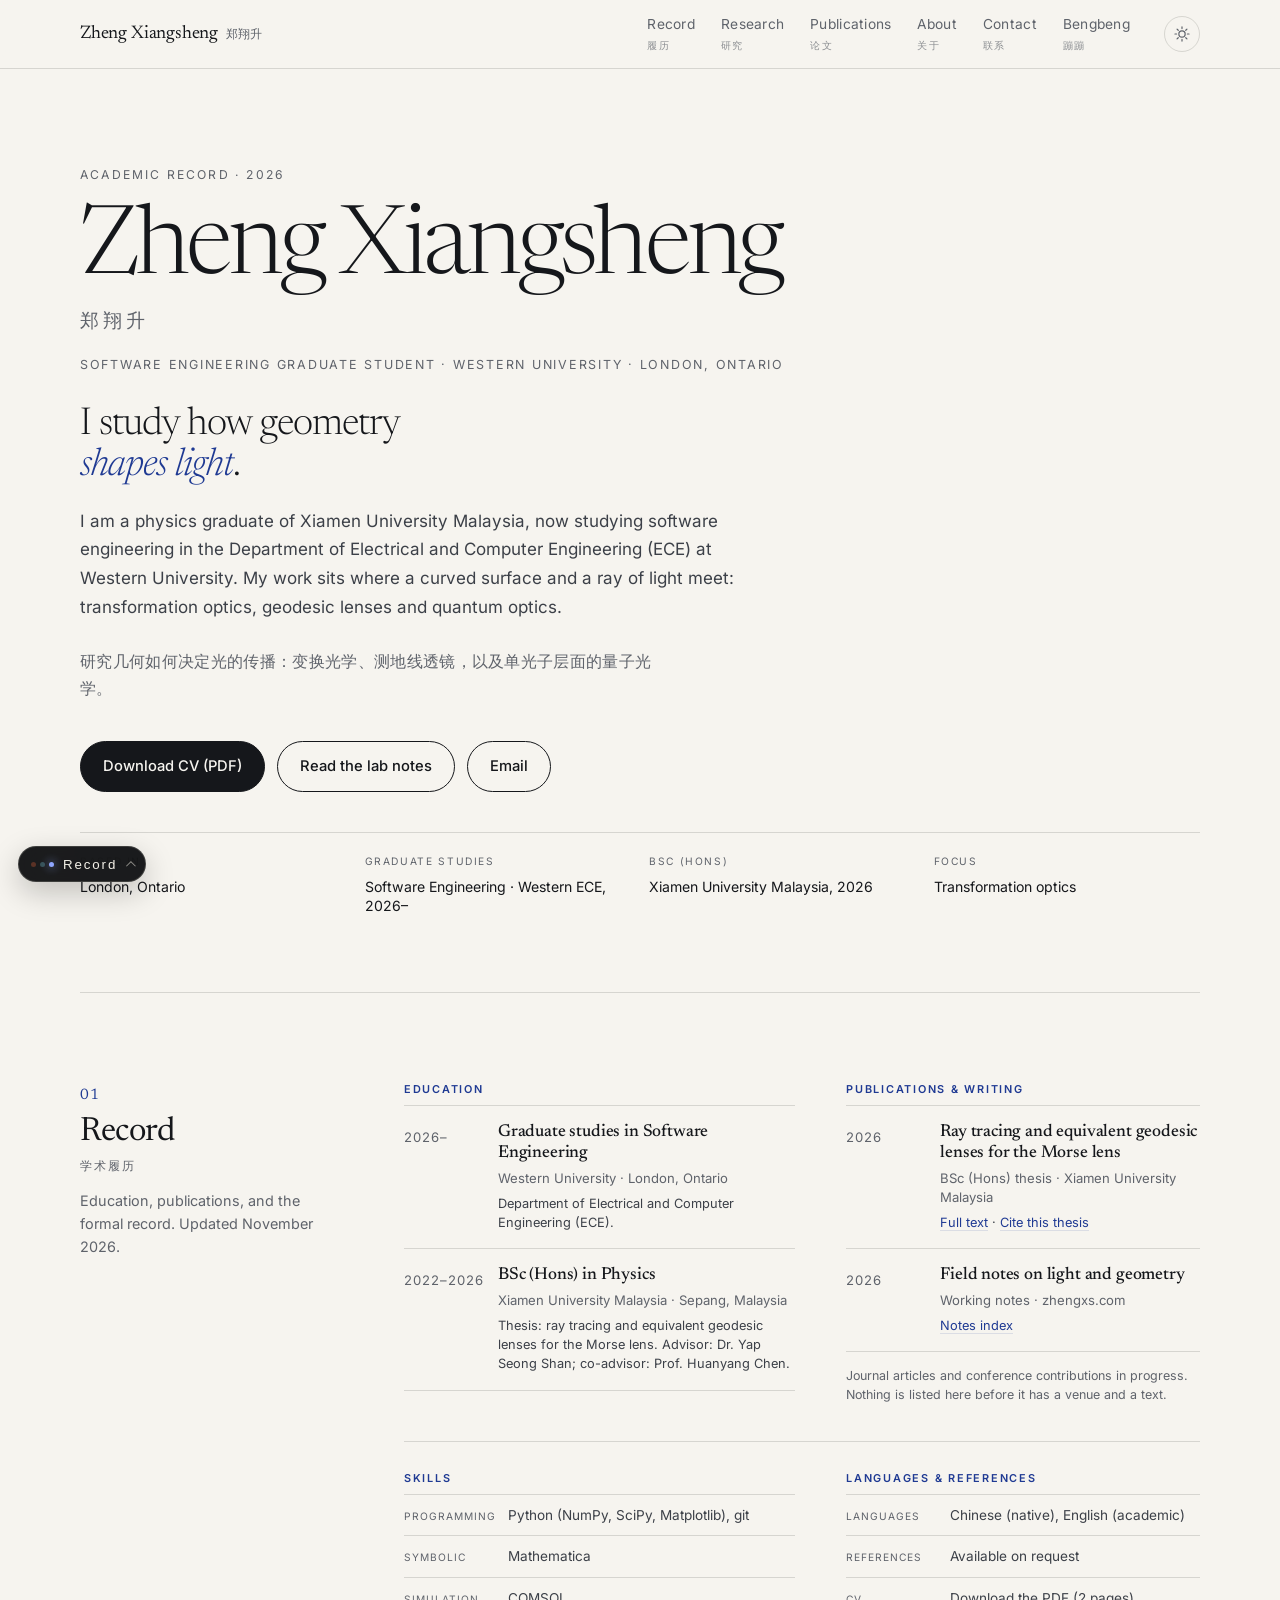
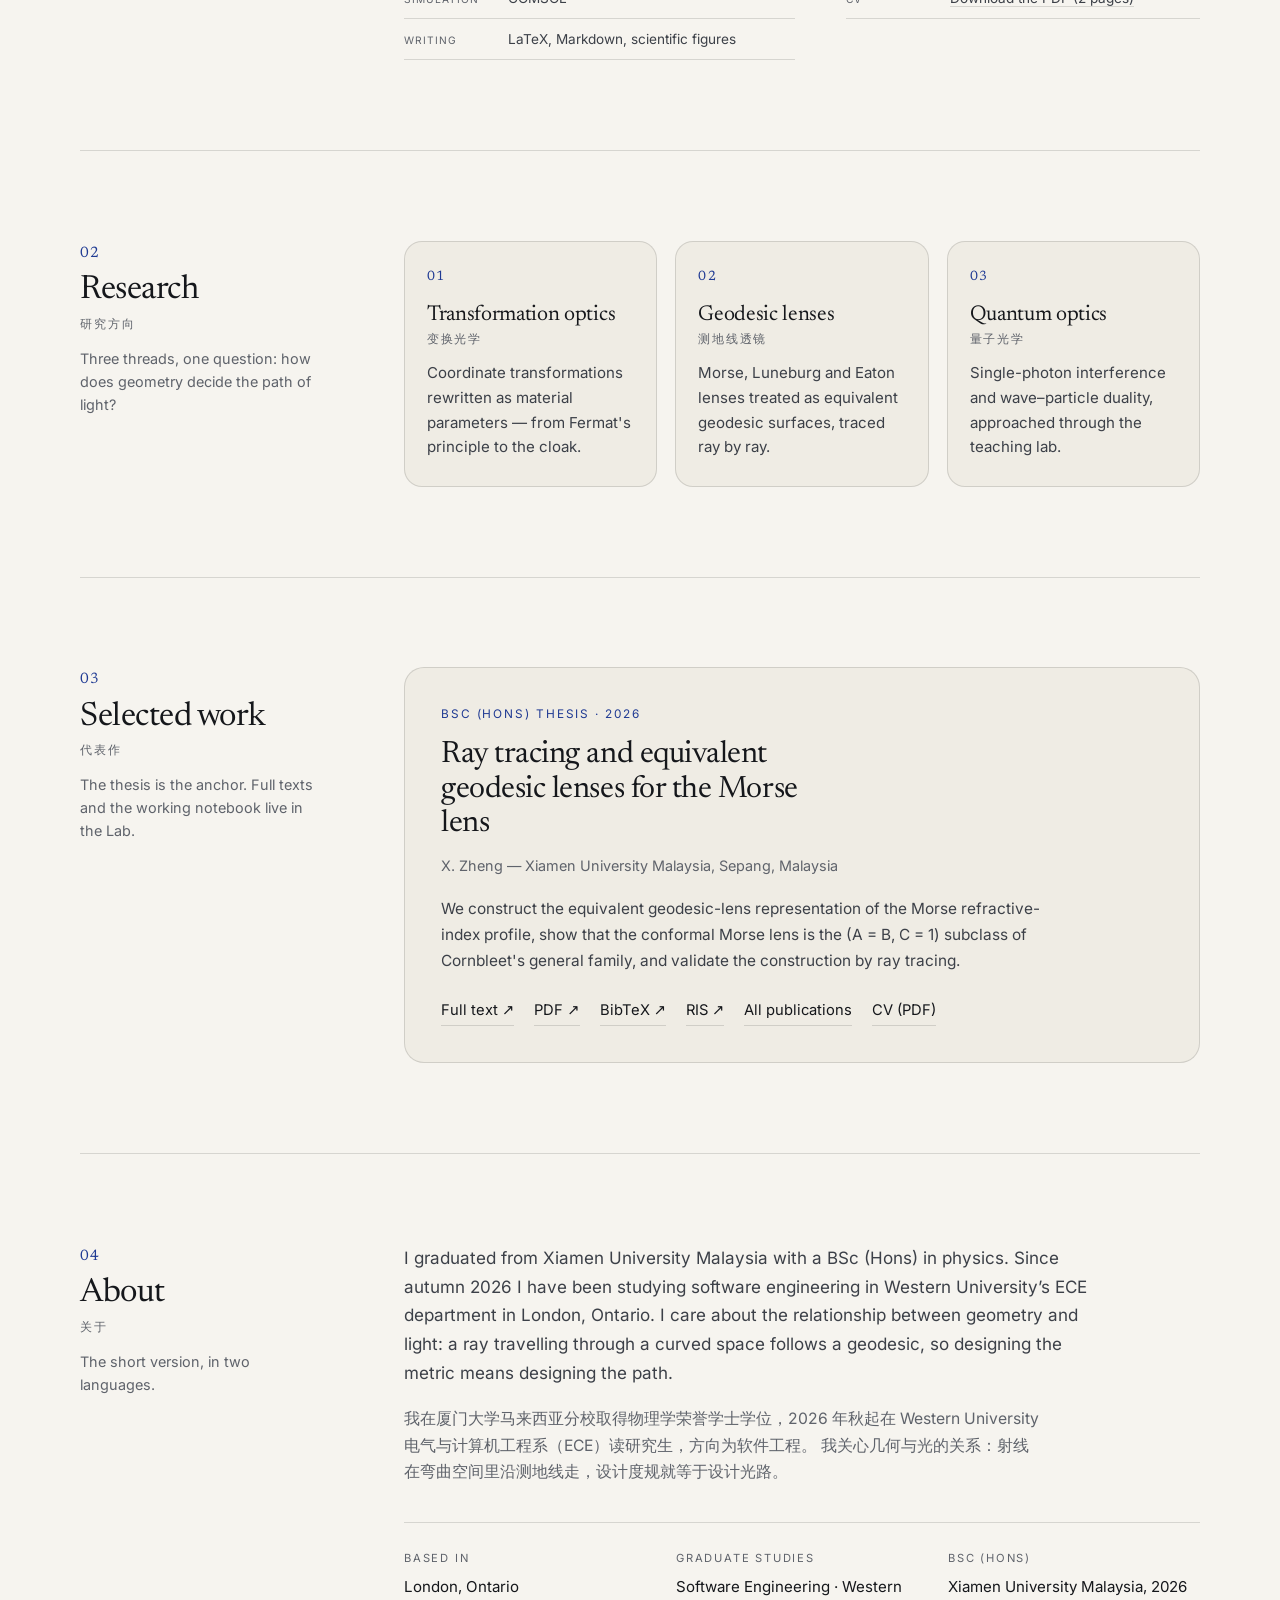
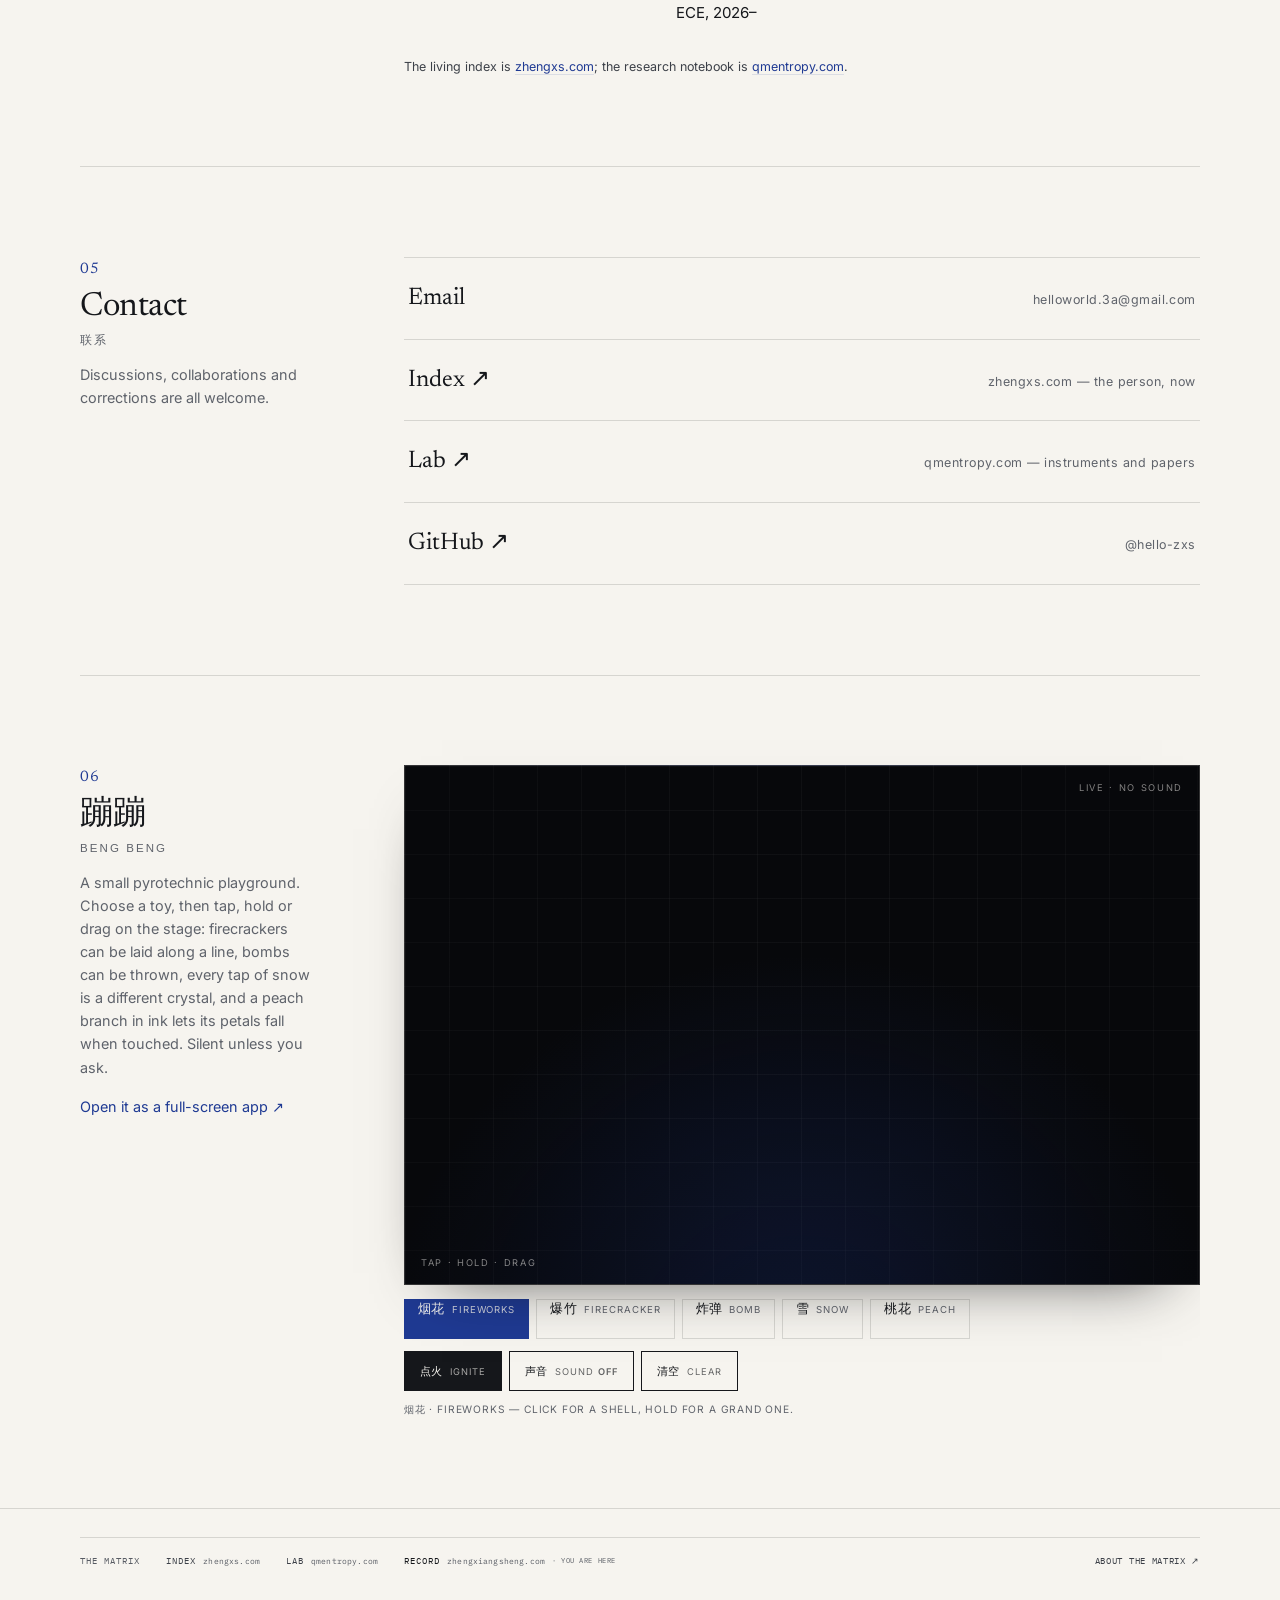
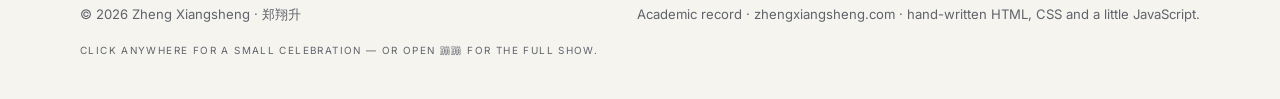
<file: index.html>
<!DOCTYPE html>
<html lang="en" data-theme="light" data-matrix="record">
<head>
<meta charset="UTF-8">
<meta name="viewport" content="width=device-width, initial-scale=1">
<title>Zheng Xiangsheng 郑翔升 — Academic record</title>
<meta name="description" content="The academic record of Zheng Xiangsheng (郑翔升): graduate studies in Software Engineering at Western University, BSc in physics at Xiamen University Malaysia, transformation optics, geodesic lenses and quantum optics.">
<meta name="author" content="Zheng Xiangsheng">
<meta name="theme-color" content="#f6f4ef">
<meta name="matrix-site" content="record">
<meta name="color-scheme" content="light dark">
<meta property="og:type" content="profile">
<meta property="og:title" content="Zheng Xiangsheng 郑翔升 — Academic record">
<meta property="og:description" content="Software Engineering graduate student in Western University’s Department of Electrical and Computer Engineering. Transformation optics, geodesic lenses and quantum optics. CV, publications and the formal record.">
<meta property="og:url" content="https://zhengxiangsheng.com/">
<meta property="og:image" content="https://zhengxiangsheng.com/assets/og.png">
<meta name="twitter:card" content="summary_large_image">
<meta name="twitter:title" content="Zheng Xiangsheng 郑翔升 — Academic record">
<meta name="twitter:description" content="Software Engineering graduate student in Western University’s Department of Electrical and Computer Engineering. Transformation optics, geodesic lenses and quantum optics.">
<meta name="twitter:image" content="https://zhengxiangsheng.com/assets/og.png">
<link rel="canonical" href="https://zhengxiangsheng.com/">

<script type="application/ld+json">
{
  "@context": "https://schema.org",
  "@type": "ProfilePage",
  "@id": "https://zhengxiangsheng.com/#profile",
  "url": "https://zhengxiangsheng.com/",
  "name": "Zheng Xiangsheng 郑翔升 — Academic record",
  "inLanguage": ["en", "zh-Hans"],
  "dateModified": "2026-11-10",
  "mainEntity": {
    "@type": "Person",
    "@id": "https://zhengxiangsheng.com/#person",
    "name": "Zheng Xiangsheng",
    "familyName": "Zheng",
    "givenName": "Xiangsheng",
    "alternateName": "郑翔升",
    "url": "https://zhengxiangsheng.com/",
    "jobTitle": "Graduate student in Electrical and Computer Engineering (Software Engineering)",
    "affiliation": { "@type": "CollegeOrUniversity", "name": "Western University" },
    "alumniOf": { "@type": "CollegeOrUniversity", "name": "Xiamen University Malaysia" },
    "knowsAbout": ["Transformation optics", "Geodesic lenses", "Gradient-index optics", "Quantum optics"],
    "sameAs": ["https://github.com/hello-zxs", "https://zhengxs.com/", "https://qmentropy.com/"],
    "subjectOf": { "@id": "https://qmentropy.com/papers/morse-lens/#thesis" }
  }
}
</script>

<link rel="icon" type="image/svg+xml" href="assets/images/favicon.svg">
<link rel="icon" type="image/png" sizes="32x32" href="assets/images/favicon-32.png">
<link rel="apple-touch-icon" href="assets/images/apple-touch-icon.png">

<link rel="preload" href="assets/fonts/newsreader-var.woff2" as="font" type="font/woff2" crossorigin>
<link rel="preload" href="assets/fonts/inter-var.woff2" as="font" type="font/woff2" crossorigin>
<link rel="stylesheet" href="assets/style.css">
<link rel="stylesheet" href="assets/record.css?v=20261111d">
<link rel="stylesheet" href="assets/matrix/matrix.css">
<script>
  (function () {
    var saved = localStorage.getItem("theme");
    var system = window.matchMedia("(prefers-color-scheme: dark)").matches ? "dark" : "light";
    document.documentElement.dataset.theme = saved || system;
    document.documentElement.classList.add("js");
  })();
  window.addEventListener("error", function () {
    document.documentElement.classList.remove("js");
  });
</script>
</head>
<body id="top">
<a class="skip" href="#main">Skip to content</a>

<header class="site-header">
  <div class="wrap header-inner">
    <a class="wordmark" href="#top">
      Zheng Xiangsheng <span class="zh" lang="zh">郑翔升</span>
    </a>
    <nav class="site-nav" aria-label="Sections">
      <a href="#record">Record<span class="nav-zh zh" lang="zh">履历</span></a>
      <a href="#research">Research<span class="nav-zh zh" lang="zh">研究</span></a>
      <a href="#work">Publications<span class="nav-zh zh" lang="zh">论文</span></a>
      <a href="#about">About<span class="nav-zh zh" lang="zh">关于</span></a>
      <a href="#contact">Contact<span class="nav-zh zh" lang="zh">联系</span></a>
      <a href="#bengbeng">Bengbeng<span class="nav-zh zh" lang="zh">蹦蹦</span></a>
    </nav>
    <div class="header-tools">
      <button class="theme-toggle" id="themeToggle" type="button" aria-label="Switch colour theme">
        <svg viewBox="0 0 24 24" width="18" height="18" aria-hidden="true" focusable="false">
          <circle cx="12" cy="12" r="4.2" fill="none" stroke="currentColor" stroke-width="1.6"/>
          <g stroke="currentColor" stroke-width="1.6" stroke-linecap="round">
            <path d="M12 2.6v2.2M12 19.2v2.2M2.6 12h2.2M19.2 12h2.2M5.4 5.4l1.6 1.6M17 17l1.6 1.6M18.6 5.4L17 7M7 17l-1.6 1.6"/>
          </g>
        </svg>
      </button>
      <button class="menu-toggle" id="menuToggle" type="button" aria-expanded="false" aria-controls="mobileNav">
        <span class="menu-toggle__open">Menu</span>
        <span class="menu-toggle__close">Close</span>
      </button>
    </div>
  </div>
</header>

<div class="mobile-nav" id="mobileNav" aria-hidden="true">
  <nav aria-label="Mobile">
    <a href="#record"><span>Record</span><em>履历</em></a>
    <a href="#research"><span>Research</span><em>研究</em></a>
    <a href="#work"><span>Publications</span><em>论文</em></a>
    <a href="#about"><span>About</span><em>关于</em></a>
    <a href="#contact"><span>Contact</span><em>联系</em></a>
    <a href="#bengbeng"><span>Bengbeng</span><em>蹦蹦</em></a>
  </nav>
  <div class="mobile-nav__foot">
    <a href="https://zhengxs.com/">Index ↗</a>
    <a href="https://qmentropy.com/">Lab ↗</a>
    <a href="https://zhengxs.com/matrix/">The matrix ↗</a>
  </div>
</div>

<main id="main">
  <section class="hero wrap">
    <p class="eyebrow">Academic record · 2026</p>
    <h1 class="hero-name">Zheng Xiangsheng<span class="hero-cn" lang="zh">郑翔升</span></h1>
    <p class="hero-role">Software Engineering graduate student · Western University · London, Ontario</p>
    <p class="hero-statement">I study how geometry <em>shapes light</em>.</p>
    <p class="lede">
      I am a physics graduate of Xiamen University Malaysia, now studying software engineering in the
      Department of Electrical and Computer Engineering (ECE) at Western University. My work sits where a curved surface and a ray of light meet:
      transformation optics, geodesic lenses and quantum optics.
    </p>
    <p class="hero-zh" lang="zh">研究几何如何决定光的传播：变换光学、测地线透镜，以及单光子层面的量子光学。</p>
    <div class="actions">
      <a class="btn" href="assets/cv.pdf" download>Download CV (PDF)</a>
      <a class="btn btn-ghost" href="https://qmentropy.com/">Read the lab notes</a>
      <a class="btn btn-ghost" href="mailto:helloworld.3a@gmail.com">Email</a>
    </div>
    <dl class="hero-facts">
      <div><dt>Based in</dt><dd>London, Ontario</dd></div>
      <div><dt>Graduate studies</dt><dd>Software Engineering · Western ECE, 2026–</dd></div>
      <div><dt>BSc (Hons)</dt><dd>Xiamen University Malaysia, 2026</dd></div>
      <div><dt>Focus</dt><dd>Transformation optics</dd></div>
    </dl>
  </section>

  <section class="section wrap" id="record">
    <div class="section-head reveal">
      <p class="index">01</p>
      <h2>Record<span class="zh" lang="zh">学术履历</span></h2>
      <p class="section-note">Education, publications, and the formal record. Updated November 2026.</p>
    </div>
    <div class="record reveal">
      <div class="record-grid">
        <div class="record-block">
          <h3>Education</h3>
          <div class="record-row">
            <span class="record-date">2026–</span>
            <div>
              <strong>Graduate studies in Software Engineering</strong>
              <span>Western University · London, Ontario</span>
              <em>Department of Electrical and Computer Engineering (ECE).</em>
            </div>
          </div>
          <div class="record-row">
            <span class="record-date">2022–2026</span>
            <div>
              <strong>BSc (Hons) in Physics</strong>
              <span>Xiamen University Malaysia · Sepang, Malaysia</span>
              <em>Thesis: ray tracing and equivalent geodesic lenses for the Morse lens. Advisor: Dr. Yap Seong Shan; co-advisor: Prof. Huanyang Chen.</em>
            </div>
          </div>
        </div>

        <div class="record-block">
          <h3 id="publications">Publications &amp; writing</h3>
          <div class="record-row">
            <span class="record-date">2026</span>
            <div>
              <strong>Ray tracing and equivalent geodesic lenses for the Morse lens</strong>
              <span>BSc (Hons) thesis · Xiamen University Malaysia</span>
              <em><a href="https://qmentropy.com/papers/morse-lens/">Full text</a> · <a href="https://qmentropy.com/papers/morse-lens/#cite">Cite this thesis</a></em>
            </div>
          </div>
          <div class="record-row">
            <span class="record-date">2026</span>
            <div>
              <strong>Field notes on light and geometry</strong>
              <span>Working notes · zhengxs.com</span>
              <em><a href="https://zhengxs.com/notes/">Notes index</a></em>
            </div>
          </div>
          <p class="record-note">Journal articles and conference contributions in progress. Nothing is listed here before it has a venue and a text.</p>
        </div>
      </div>

      <div class="record-grid record-grid--lower">
        <div class="record-block">
          <h3>Skills</h3>
          <dl class="record-skills">
            <div><dt>Programming</dt><dd>Python (NumPy, SciPy, Matplotlib), git</dd></div>
            <div><dt>Symbolic</dt><dd>Mathematica</dd></div>
            <div><dt>Simulation</dt><dd>COMSOL</dd></div>
            <div><dt>Writing</dt><dd>LaTeX, Markdown, scientific figures</dd></div>
          </dl>
        </div>
        <div class="record-block">
          <h3>Languages &amp; references</h3>
          <dl class="record-skills">
            <div><dt>Languages</dt><dd>Chinese (native), English (academic)</dd></div>
            <div><dt>References</dt><dd>Available on request</dd></div>
            <div><dt>CV</dt><dd><a href="assets/cv.pdf" download>Download the PDF (2 pages)</a></dd></div>
          </dl>
        </div>
      </div>
    </div>
  </section>

  <section class="section wrap" id="research">
    <div class="section-head reveal">
      <p class="index">02</p>
      <h2>Research<span class="zh" lang="zh">研究方向</span></h2>
      <p class="section-note">Three threads, one question: how does geometry decide the path of light?</p>
    </div>
    <div class="cards">
      <article class="card reveal">
        <p class="card-index">01</p>
        <h3>Transformation optics<span class="zh" lang="zh">变换光学</span></h3>
        <p>Coordinate transformations rewritten as material parameters — from Fermat's principle to the cloak.</p>
      </article>
      <article class="card reveal">
        <p class="card-index">02</p>
        <h3>Geodesic lenses<span class="zh" lang="zh">测地线透镜</span></h3>
        <p>Morse, Luneburg and Eaton lenses treated as equivalent geodesic surfaces, traced ray by ray.</p>
      </article>
      <article class="card reveal">
        <p class="card-index">03</p>
        <h3>Quantum optics<span class="zh" lang="zh">量子光学</span></h3>
        <p>Single-photon interference and wave–particle duality, approached through the teaching lab.</p>
      </article>
    </div>
  </section>

  <section class="section wrap" id="work">
    <div class="section-head reveal">
      <p class="index">03</p>
      <h2>Selected work<span class="zh" lang="zh">代表作</span></h2>
      <p class="section-note">The thesis is the anchor. Full texts and the working notebook live in the Lab.</p>
    </div>
    <div class="work">
      <article class="paper reveal">
        <p class="paper-meta">BSc (Hons) thesis · 2026</p>
        <h3>Ray tracing and equivalent geodesic lenses for the Morse lens</h3>
        <p class="paper-authors">X. Zheng — Xiamen University Malaysia, Sepang, Malaysia</p>
        <p class="paper-abstract">
          We construct the equivalent geodesic-lens representation of the Morse refractive-index profile,
          show that the conformal Morse lens is the (A = B, C = 1) subclass of Cornbleet's general family,
          and validate the construction by ray tracing.
        </p>
        <p class="paper-links">
          <a href="https://qmentropy.com/papers/morse-lens/">Full text ↗</a>
          <a href="https://qmentropy.com/assets/pdf/morse-lens.pdf">PDF ↗</a>
          <a href="https://qmentropy.com/assets/cite/morse-lens.bib">BibTeX ↗</a>
          <a href="https://qmentropy.com/assets/cite/morse-lens.ris">RIS ↗</a>
          <a href="#publications">All publications</a>
          <a href="assets/cv.pdf" download>CV (PDF)</a>
        </p>
      </article>
    </div>
  </section>

  <section class="section wrap" id="about">
    <div class="section-head reveal">
      <p class="index">04</p>
      <h2>About<span class="zh" lang="zh">关于</span></h2>
      <p class="section-note">The short version, in two languages.</p>
    </div>
    <div class="about">
      <p>
        I graduated from Xiamen University Malaysia with a BSc (Hons) in physics. Since autumn 2026 I
        have been studying software engineering in Western University’s ECE department in London, Ontario. I care about the relationship
        between geometry and light: a ray travelling through a curved space follows a geodesic, so
        designing the metric means designing the path.
      </p>
      <p class="about-zh" lang="zh">
        我在厦门大学马来西亚分校取得物理学荣誉学士学位，2026 年秋起在 Western University 电气与计算机工程系（ECE）读研究生，方向为软件工程。
        我关心几何与光的关系：射线在弯曲空间里沿测地线走，设计度规就等于设计光路。
      </p>
      <dl class="facts">
        <div><dt>Based in</dt><dd>London, Ontario</dd></div>
        <div><dt>Graduate studies</dt><dd>Software Engineering · Western ECE, 2026–</dd></div>
        <div><dt>BSc (Hons)</dt><dd>Xiamen University Malaysia, 2026</dd></div>
      </dl>
      <p class="record-note">The living index is <a href="https://zhengxs.com/">zhengxs.com</a>; the research notebook is <a href="https://qmentropy.com/">qmentropy.com</a>.</p>
    </div>
  </section>

  <section class="section wrap" id="contact">
    <div class="section-head reveal">
      <p class="index">05</p>
      <h2>Contact<span class="zh" lang="zh">联系</span></h2>
      <p class="section-note">Discussions, collaborations and corrections are all welcome.</p>
    </div>
    <ul class="links">
      <li><a href="mailto:helloworld.3a@gmail.com"><span>Email</span><span class="link-sub">helloworld.3a@gmail.com</span></a></li>
      <li><a href="https://zhengxs.com/"><span>Index ↗</span><span class="link-sub">zhengxs.com — the person, now</span></a></li>
      <li><a href="https://qmentropy.com/"><span>Lab ↗</span><span class="link-sub">qmentropy.com — instruments and papers</span></a></li>
      <li><a href="https://github.com/hello-zxs"><span>GitHub ↗</span><span class="link-sub">@hello-zxs</span></a></li>
    </ul>
  </section>

  <section class="section wrap bengbeng" id="bengbeng" data-bengbeng>
    <div class="section-head reveal">
      <p class="index">06</p>
      <h2>蹦蹦<span class="zh" lang="en">BENG BENG</span></h2>
      <p class="section-note">A small pyrotechnic playground. Choose a toy, then tap, hold or drag on the stage: firecrackers can be laid along a line, bombs can be thrown, every tap of snow is a different crystal, and a peach branch in ink lets its petals fall when touched. Silent unless you ask.</p>
      <p class="section-note"><a class="bengbeng__app" href="bengbeng/">Open it as a full-screen app ↗</a></p>
    </div>
    <div class="bengbeng__body reveal">
      <div class="bengbeng__stage" data-bengbeng-stage>
        <canvas class="bengbeng__canvas" data-bengbeng-canvas tabindex="0"
          aria-label="Play area. Choose fireworks, firecrackers, bombs, snow or peach blossom, then tap, hold or drag here, or press Enter to set one off."></canvas>
        <div class="bengbeng__badge" aria-hidden="true" data-bengbeng-badge>LIVE · NO SOUND</div>
        <div class="bengbeng__hint" aria-hidden="true">TAP · HOLD · DRAG</div>
        <button class="bengbeng__motion" type="button" data-motion hidden>Reduced motion is on · Play anyway</button>
      </div>
      <div class="bengbeng__toolbar">
        <div class="bengbeng__modes" role="group" aria-label="Choose an effect">
          <button class="bengbeng__mode is-active" type="button" data-mode="fireworks" aria-pressed="true">
            <span class="bengbeng__mode-cn">烟花</span><span class="bengbeng__mode-en">Fireworks</span>
          </button>
          <button class="bengbeng__mode" type="button" data-mode="firecracker" aria-pressed="false">
            <span class="bengbeng__mode-cn">爆竹</span><span class="bengbeng__mode-en">Firecracker</span>
          </button>
          <button class="bengbeng__mode" type="button" data-mode="bomb" aria-pressed="false">
            <span class="bengbeng__mode-cn">炸弹</span><span class="bengbeng__mode-en">Bomb</span>
          </button>
          <button class="bengbeng__mode" type="button" data-mode="snow" aria-pressed="false">
            <span class="bengbeng__mode-cn">雪</span><span class="bengbeng__mode-en">Snow</span>
          </button>
          <button class="bengbeng__mode" type="button" data-mode="peach" aria-pressed="false">
            <span class="bengbeng__mode-cn">桃花</span><span class="bengbeng__mode-en">Peach</span>
          </button>
        </div>
        <div class="bengbeng__actions">
          <button class="bengbeng__ignite" type="button" data-launch>点火 <span>Ignite</span></button>
          <button class="bengbeng__clear" type="button" data-sound aria-pressed="false">声音 <span><i>Sound </i><b data-sound-label>off</b></span></button>
          <button class="bengbeng__clear" type="button" data-clear>清空 <span>Clear</span></button>
        </div>
      </div>
      <p class="bengbeng__status" data-bengbeng-status aria-live="polite">烟花 · Fireworks — click for a shell, hold for a grand one.</p>
    </div>
  </section>
</main>

<footer class="site-footer">
  <div class="wrap">
    <nav class="mx-strip mx-strip--light" aria-label="The matrix">
      <span class="mx-strip__label">The matrix</span>
      <a data-site="index" href="https://zhengxs.com/">Index <em>zhengxs.com</em></a>
      <a data-site="lab" href="https://qmentropy.com/">Lab <em>qmentropy.com</em></a>
      <a data-site="record" class="is-current" aria-current="page" href="https://zhengxiangsheng.com/">Record <em>zhengxiangsheng.com</em></a>
      <a class="mx-strip__about" href="https://zhengxs.com/matrix/">About the matrix ↗</a>
    </nav>
    <div class="footer-inner">
      <p>© <span id="year">2026</span> Zheng Xiangsheng · 郑翔升</p>
      <p class="footer-note">Academic record · zhengxiangsheng.com · hand-written HTML, CSS and a little JavaScript.</p>
      <p class="footer-easter">Click anywhere for a small celebration — or open <a href="bengbeng/">蹦蹦</a> for the full show.</p>
    </div>
  </div>
</footer>

<script src="assets/app.js" defer></script>
<script src="assets/matrix/matrix.js" defer></script>
<script src="assets/fireworks.js" defer></script>
<script src="bengbeng/engine.js?v=20261111f" defer></script>
</body>
</html>
</file>
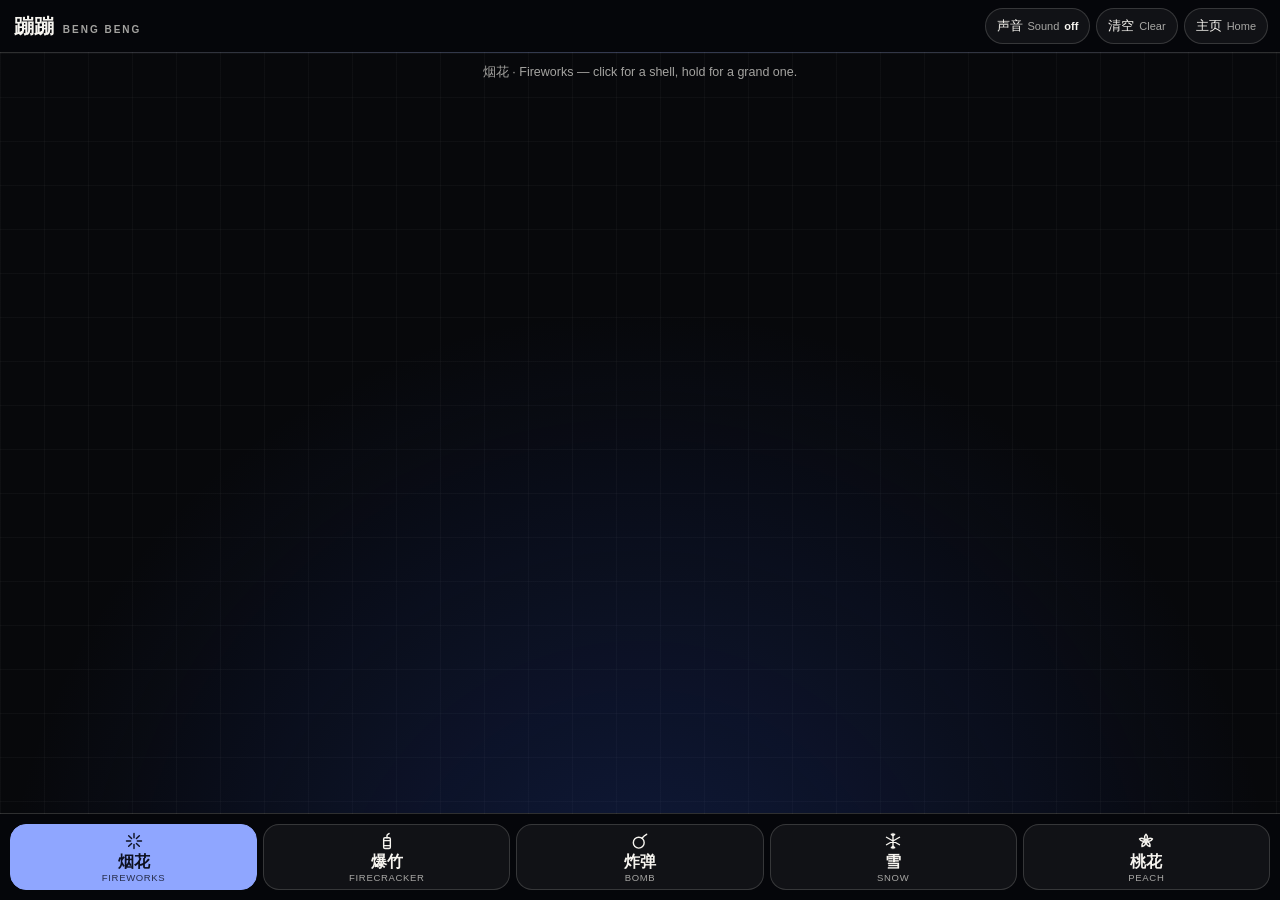
<file: bengbeng/index.html>
<!DOCTYPE html>
<html lang="en">
<head>
<meta charset="UTF-8">
<meta name="viewport" content="width=device-width, initial-scale=1, viewport-fit=cover">
<title>蹦蹦 BENG BENG — fireworks, firecrackers, bombs, snow and peach blossom</title>
<meta name="description" content="A small pyrotechnic playground: fireworks, strings of firecrackers, bouncing bombs, eight kinds of snow crystal, and a peach branch in ink that lets its petals fall. Tap, hold, drag and flick. Works offline; add it to your home screen.">
<meta name="author" content="Zheng Xiangsheng">
<meta name="theme-color" content="#05060a">
<meta name="color-scheme" content="dark">
<meta name="mobile-web-app-capable" content="yes">
<meta name="apple-mobile-web-app-capable" content="yes">
<meta name="apple-mobile-web-app-status-bar-style" content="black-translucent">
<meta name="apple-mobile-web-app-title" content="蹦蹦">
<meta name="format-detection" content="telephone=no">
<meta property="og:type" content="website">
<meta property="og:title" content="蹦蹦 BENG BENG">
<meta property="og:description" content="Fireworks, firecrackers, bombs, snow and peach blossom. Tap, hold, drag and flick.">
<meta property="og:url" content="https://zhengxiangsheng.com/bengbeng/">
<meta property="og:image" content="https://zhengxiangsheng.com/bengbeng/icons/icon-512.png">
<link rel="canonical" href="https://zhengxiangsheng.com/bengbeng/">
<link rel="manifest" href="manifest.webmanifest">
<link rel="apple-touch-icon" href="icons/icon-180.png">
<link rel="icon" type="image/png" sizes="192x192" href="icons/icon-192.png">
<link rel="stylesheet" href="app.css">
</head>
<body>
<div class="app">
  <header class="bar">
    <h1 class="bar__title"><span lang="zh">蹦蹦</span><span class="bar__en">BENG BENG</span></h1>
    <div class="bar__tools">
      <button class="tool" type="button" data-sound aria-pressed="false"><span lang="zh">声音</span> <span class="tool__en">Sound</span> <b data-sound-label>off</b></button>
      <button class="tool" type="button" data-clear><span lang="zh">清空</span> <span class="tool__en">Clear</span></button>
      <a class="tool" href="/" aria-label="主页 Home — back to zhengxiangsheng.com"><span lang="zh">主页</span> <span class="tool__en">Home</span></a>
    </div>
  </header>

  <main class="stage" data-bengbeng-stage="full">
    <canvas class="stage__canvas" data-bengbeng-canvas tabindex="0"
      aria-label="Play area. Choose fireworks, firecrackers, bombs, snow or peach blossom below, then tap, hold or drag here. Press Enter to set one off in the middle."></canvas>
    <p class="stage__status" data-bengbeng-status aria-live="polite">烟花 · Fireworks</p>
    <button class="stage__motion" type="button" data-motion hidden>Reduced motion is on · <span lang="zh">仍要播放</span> Play anyway</button>
    <aside class="install" data-install hidden>
      <p data-install-text></p>
      <div class="install__actions">
        <button class="tool" type="button" data-install-go hidden>Install</button>
        <button class="tool" type="button" data-install-close>OK</button>
      </div>
    </aside>
  </main>

  <nav class="modes" aria-label="Choose a toy">
    <button class="mode is-active" type="button" data-mode="fireworks" aria-pressed="true">
      <svg viewBox="0 0 24 24" aria-hidden="true"><path d="M12 3v5M12 16v5M3 12h5M16 12h5M5.6 5.6l3.5 3.5M14.9 14.9l3.5 3.5M18.4 5.6l-3.5 3.5M9.1 14.9l-3.5 3.5"/></svg>
      <span class="mode__cn" lang="zh">烟花</span><span class="mode__en">Fireworks</span>
    </button>
    <button class="mode" type="button" data-mode="firecracker" aria-pressed="false">
      <svg viewBox="0 0 24 24" aria-hidden="true"><rect x="8" y="8" width="8" height="13" rx="1.5"/><path d="M8 11.5h8M8 17.5h8M12 8V5.5c0-1.5 1.5-1.5 2.5-2.5"/></svg>
      <span class="mode__cn" lang="zh">爆竹</span><span class="mode__en">Firecracker</span>
    </button>
    <button class="mode" type="button" data-mode="bomb" aria-pressed="false">
      <svg viewBox="0 0 24 24" aria-hidden="true"><circle cx="10.5" cy="14" r="6.5"/><path d="M14.5 8.5l2-2M16.5 6.5c1-1.5 2.5-1.5 3.5-2.5"/></svg>
      <span class="mode__cn" lang="zh">炸弹</span><span class="mode__en">Bomb</span>
    </button>
    <button class="mode" type="button" data-mode="snow" aria-pressed="false">
      <svg viewBox="0 0 24 24" aria-hidden="true"><path d="M12 3v18M4.2 7.5l15.6 9M19.8 7.5l-15.6 9M12 6l-2-2M12 6l2-2M12 18l-2 2M12 18l2 2"/></svg>
      <span class="mode__cn" lang="zh">雪</span><span class="mode__en">Snow</span>
    </button>
    <button class="mode" type="button" data-mode="peach" aria-pressed="false">
      <svg viewBox="0 0 24 24" aria-hidden="true"><path d="M12 11c-2.1-2.2-2.1-5 0-7.2 2.1 2.2 2.1 5 0 7.2z"/><path d="M12 11c-2.1-2.2-2.1-5 0-7.2 2.1 2.2 2.1 5 0 7.2z" transform="rotate(72 12 12)"/><path d="M12 11c-2.1-2.2-2.1-5 0-7.2 2.1 2.2 2.1 5 0 7.2z" transform="rotate(144 12 12)"/><path d="M12 11c-2.1-2.2-2.1-5 0-7.2 2.1 2.2 2.1 5 0 7.2z" transform="rotate(216 12 12)"/><path d="M12 11c-2.1-2.2-2.1-5 0-7.2 2.1 2.2 2.1 5 0 7.2z" transform="rotate(288 12 12)"/></svg>
      <span class="mode__cn" lang="zh">桃花</span><span class="mode__en">Peach</span>
    </button>
  </nav>
</div>

<script src="engine.js" defer></script>
<script>
  // Offline use: the service worker keeps a copy of the app after the first visit.
  if ("serviceWorker" in navigator) {
    window.addEventListener("load", function () {
      navigator.serviceWorker.register("sw.js").catch(function () { /* still works online */ });
    });
  }

  // A one-time note on how to put the app on the home screen.
  (function () {
    var box = document.querySelector("[data-install]");
    if (!box) return;
    var text = box.querySelector("[data-install-text]");
    var go = box.querySelector("[data-install-go]");
    var close = box.querySelector("[data-install-close]");
    var seen = false;
    try { seen = localStorage.getItem("bengbeng-install") === "1"; } catch (e) { /* private mode */ }
    var standalone = window.navigator.standalone === true ||
      (window.matchMedia && window.matchMedia("(display-mode: standalone)").matches);
    function dismiss() {
      box.hidden = true;
      try { localStorage.setItem("bengbeng-install", "1"); } catch (e) { /* private mode */ }
    }
    close.addEventListener("click", dismiss);
    if (seen || standalone) return;
    // the note steps aside as soon as play starts, and stops appearing after three visits
    var shown = 0;
    try { shown = parseInt(localStorage.getItem("bengbeng-install-shown") || "0", 10) || 0; } catch (e) { /* private mode */ }
    if (shown >= 3) return;
    try { localStorage.setItem("bengbeng-install-shown", String(shown + 1)); } catch (e) { /* private mode */ }
    document.querySelector("[data-bengbeng-canvas]").addEventListener("pointerdown", function () { box.hidden = true; }, { once: true });

    var ua = window.navigator.userAgent;
    var ios = /iPhone|iPad|iPod/.test(ua) || (navigator.platform === "MacIntel" && navigator.maxTouchPoints > 1);
    if (ios) {
      text.textContent = "添加到主屏幕：点“分享”，再选“添加到主屏幕”。 To keep this as an app, tap Share, then Add to Home Screen.";
      box.hidden = false;
      return;
    }
    window.addEventListener("beforeinstallprompt", function (event) {
      event.preventDefault();
      text.textContent = "安装为应用，离线也能玩。 Install this as an app; it also works offline.";
      go.hidden = false;
      box.hidden = false;
      go.addEventListener("click", function () {
        event.prompt();
        dismiss();
      }, { once: true });
    });
  })();
</script>
</body>
</html>
</file>
<file: assets/style.css>
/* Typefaces are served from this origin: no third-party font request. */
@font-face {
  font-family: "Inter";
  src: url("fonts/inter-var.woff2") format("woff2");
  font-weight: 100 900;
  font-style: normal;
  font-display: swap;
}
@font-face {
  font-family: "Newsreader";
  src: url("fonts/newsreader-var.woff2") format("woff2");
  font-weight: 200 800;
  font-style: normal;
  font-display: swap;
}
@font-face {
  font-family: "Newsreader";
  src: url("fonts/newsreader-italic-var.woff2") format("woff2");
  font-weight: 200 800;
  font-style: italic;
  font-display: swap;
}

/* ============================================================
   zhengxiangsheng.com
   ============================================================ */

:root {
  --bg: #f6f4ef;
  --bg-soft: #efece4;
  --ink: #15171b;
  --ink-soft: #3c4048;
  --muted: #5f636b;
  --line: rgba(21, 23, 27, 0.14);
  --accent: #a8432a;
  --header-bg: rgba(246, 244, 239, 0.82);
  --shadow: 0 24px 60px -32px rgba(21, 23, 27, 0.35);
}

[data-theme="dark"] {
  --bg: #0d0f12;
  --bg-soft: #15181d;
  --ink: #eae8e3;
  --ink-soft: #c9c6bf;
  --muted: #99a0a8;
  --line: rgba(234, 232, 227, 0.16);
  --accent: #e08b6f;
  --header-bg: rgba(13, 15, 18, 0.8);
  --shadow: 0 30px 70px -40px rgba(0, 0, 0, 0.9);
}

*,
*::before,
*::after {
  box-sizing: border-box;
}

html {
  scroll-behavior: smooth;
  scroll-padding-top: 96px;
  -webkit-text-size-adjust: 100%;
}

body {
  margin: 0;
  background: var(--bg);
  color: var(--ink);
  font-family: "Inter", system-ui, -apple-system, "Segoe UI", sans-serif;
  font-size: 17px;
  line-height: 1.7;
  -webkit-font-smoothing: antialiased;
  transition: background-color 0.35s ease, color 0.35s ease;
}

h1,
h2,
h3 {
  font-family: "Newsreader", "Iowan Old Style", Georgia, serif;
  font-weight: 400;
  letter-spacing: -0.015em;
  line-height: 1.12;
  margin: 0;
}

p {
  margin: 0;
}

a {
  color: inherit;
  text-decoration: none;
}

img,
svg {
  display: block;
  max-width: 100%;
}

:focus-visible {
  outline: 2px solid var(--accent);
  outline-offset: 3px;
  border-radius: 4px;
}

.zh {
  font-family: "PingFang SC", "Hiragino Sans GB", "Microsoft YaHei", sans-serif;
  font-weight: 400;
}

.skip {
  position: absolute;
  left: -9999px;
  top: 0;
  padding: 12px 18px;
  background: var(--ink);
  color: var(--bg);
  z-index: 50;
}

.skip:focus {
  left: 12px;
  top: 12px;
}

.wrap {
  width: min(1120px, 100% - 2 * clamp(20px, 5vw, 48px));
  margin-inline: auto;
}

/* ---------- header ---------- */

.site-header {
  position: sticky;
  top: 0;
  z-index: 20;
  background: var(--header-bg);
  backdrop-filter: saturate(160%) blur(14px);
  -webkit-backdrop-filter: saturate(160%) blur(14px);
  border-bottom: 1px solid var(--line);
}

.header-inner {
  display: flex;
  align-items: center;
  gap: 24px;
  min-height: 68px;
}

.wordmark {
  display: flex;
  align-items: baseline;
  gap: 8px;
  font-family: "Newsreader", Georgia, serif;
  font-size: 1.15rem;
  letter-spacing: -0.01em;
  white-space: nowrap;
}

.wordmark .zh {
  font-size: 0.78rem;
  color: var(--muted);
}

.site-nav {
  display: flex;
  gap: 26px;
  margin-left: auto;
}

.site-nav a {
  display: block;
  font-size: 0.86rem;
  letter-spacing: 0.02em;
  color: var(--muted);
  transition: color 0.2s ease;
}

.site-nav a:hover {
  color: var(--ink);
}

.nav-zh {
  display: block;
  font-size: 0.62rem;
  letter-spacing: 0.14em;
  opacity: 0.7;
  margin-top: 2px;
}

.theme-toggle {
  display: grid;
  place-items: center;
  width: 36px;
  height: 36px;
  padding: 0;
  color: var(--muted);
  background: transparent;
  border: 1px solid var(--line);
  border-radius: 999px;
  cursor: pointer;
  transition: color 0.2s ease, border-color 0.2s ease, transform 0.2s ease;
}

.theme-toggle:hover {
  color: var(--ink);
  border-color: var(--ink);
  transform: rotate(-12deg);
}

/* ---------- hero ---------- */

.hero {
  padding-block: clamp(72px, 11vw, 132px) clamp(56px, 8vw, 96px);
}

.eyebrow {
  font-size: 0.76rem;
  letter-spacing: 0.18em;
  text-transform: uppercase;
  color: var(--muted);
}

.hero h1 {
  margin-top: 22px;
  max-width: 15ch;
  font-size: clamp(2.6rem, 6.4vw, 4.6rem);
  line-height: 1.02;
}

.hero h1 em {
  font-style: italic;
  color: var(--accent);
}

.hero-zh {
  margin-top: 26px;
  max-width: 36em;
  font-size: 1.02rem;
  color: var(--muted);
  letter-spacing: 0.02em;
}

.lede {
  margin-top: 20px;
  max-width: 40em;
  font-size: 1.06rem;
  color: var(--ink-soft);
}

.actions {
  display: flex;
  flex-wrap: wrap;
  gap: 12px;
  margin-top: 38px;
}

.btn {
  display: inline-flex;
  align-items: center;
  gap: 8px;
  padding: 12px 22px;
  font-size: 0.92rem;
  font-weight: 500;
  color: var(--bg);
  background: var(--ink);
  border: 1px solid var(--ink);
  border-radius: 999px;
  transition: transform 0.2s ease, opacity 0.2s ease, background-color 0.2s ease;
}

.btn:hover {
  transform: translateY(-1px);
  opacity: 0.9;
}

.btn-ghost {
  color: var(--ink);
  background: transparent;
}

.btn-ghost:hover {
  background: var(--ink);
  color: var(--bg);
}

/* ---------- sections ---------- */

.section {
  display: grid;
  grid-template-columns: 260px minmax(0, 1fr);
  gap: clamp(28px, 5vw, 72px);
  padding-block: clamp(52px, 7vw, 96px);
  border-top: 1px solid var(--line);
}

.section-head .index {
  font-family: "Newsreader", Georgia, serif;
  font-size: 0.95rem;
  color: var(--accent);
  letter-spacing: 0.08em;
}

.section-head h2 {
  margin-top: 6px;
  font-size: clamp(1.7rem, 2.6vw, 2.15rem);
}

.section-head h2 .zh {
  display: block;
  margin-top: 8px;
  font-size: 0.72rem;
  letter-spacing: 0.18em;
  color: var(--muted);
}

.section-note {
  margin-top: 16px;
  font-size: 0.9rem;
  line-height: 1.6;
  color: var(--muted);
  max-width: 26ch;
}

/* ---------- cards ---------- */

.cards {
  display: grid;
  grid-template-columns: repeat(auto-fit, minmax(220px, 1fr));
  gap: 18px;
  align-content: start;
}

.card {
  padding: 24px 22px 26px;
  background: var(--bg-soft);
  border: 1px solid var(--line);
  border-radius: 18px;
  transition: transform 0.25s ease, box-shadow 0.25s ease, border-color 0.25s ease;
}

.card:hover {
  transform: translateY(-3px);
  box-shadow: var(--shadow);
  border-color: var(--ink);
}

.card-index {
  font-family: "Newsreader", Georgia, serif;
  font-size: 0.85rem;
  color: var(--accent);
  letter-spacing: 0.1em;
}

.card h3 {
  margin-top: 14px;
  font-size: 1.35rem;
}

.card h3 .zh {
  display: block;
  margin-top: 6px;
  font-size: 0.78rem;
  letter-spacing: 0.14em;
  color: var(--muted);
}

.card p:last-child {
  margin-top: 14px;
  font-size: 0.94rem;
  line-height: 1.65;
  color: var(--ink-soft);
}

/* ---------- work ---------- */

.paper {
  padding: clamp(24px, 3vw, 36px);
  background: var(--bg-soft);
  border: 1px solid var(--line);
  border-radius: 20px;
}

.paper-meta {
  font-size: 0.74rem;
  letter-spacing: 0.16em;
  text-transform: uppercase;
  color: var(--accent);
}

.paper h3 {
  margin-top: 14px;
  max-width: 24ch;
  font-size: clamp(1.5rem, 2.4vw, 1.95rem);
}

.paper-authors {
  margin-top: 12px;
  font-size: 0.9rem;
  color: var(--muted);
}

.paper-abstract {
  margin-top: 18px;
  max-width: 62ch;
  font-size: 0.96rem;
  color: var(--ink-soft);
}

.paper-links {
  display: flex;
  flex-wrap: wrap;
  gap: 20px;
  margin-top: 24px;
  font-size: 0.92rem;
}

.paper-links a {
  border-bottom: 1px solid var(--line);
  padding-bottom: 2px;
  transition: border-color 0.2s ease, color 0.2s ease;
}

.paper-links a:hover {
  color: var(--accent);
  border-color: var(--accent);
}

/* ---------- about ---------- */

.about {
  display: grid;
  gap: 18px;
  align-content: start;
}

.about p {
  max-width: 64ch;
  color: var(--ink-soft);
}

.about-zh {
  font-size: 0.98rem;
  color: var(--muted) !important;
}

.facts {
  display: grid;
  grid-template-columns: repeat(3, minmax(0, 1fr));
  gap: 20px;
  margin: 18px 0 0;
  padding-top: 26px;
  border-top: 1px solid var(--line);
}

.facts dt {
  font-size: 0.7rem;
  letter-spacing: 0.16em;
  text-transform: uppercase;
  color: var(--muted);
}

.facts dd {
  margin: 6px 0 0;
  font-size: 0.94rem;
  color: var(--ink);
}

/* ---------- links ---------- */

.links {
  list-style: none;
  margin: 0;
  padding: 0;
  border-top: 1px solid var(--line);
}

.links li {
  border-bottom: 1px solid var(--line);
}

.links a {
  display: flex;
  align-items: baseline;
  justify-content: space-between;
  gap: 18px;
  padding: 20px 4px;
  font-family: "Newsreader", Georgia, serif;
  font-size: clamp(1.2rem, 2vw, 1.5rem);
  transition: color 0.2s ease, padding-left 0.25s ease;
}

.links a:hover {
  color: var(--accent);
  padding-left: 12px;
}

.link-sub {
  font-family: "Inter", system-ui, sans-serif;
  font-size: 0.78rem;
  letter-spacing: 0.04em;
  color: var(--muted);
  text-align: right;
}

/* ---------- footer ---------- */

.site-footer {
  border-top: 1px solid var(--line);
  padding-block: 34px 46px;
}

.footer-inner {
  display: flex;
  flex-wrap: wrap;
  gap: 10px 24px;
  justify-content: space-between;
  font-size: 0.82rem;
  color: var(--muted);
}

/* ---------- motion ---------- */

.reveal {
  transition: opacity 0.7s cubic-bezier(0.2, 0.7, 0.3, 1), transform 0.7s cubic-bezier(0.2, 0.7, 0.3, 1);
}

.js .reveal {
  opacity: 0;
  transform: translateY(16px);
}

.reveal.is-visible {
  opacity: 1;
  transform: none;
}

@media (prefers-reduced-motion: reduce) {
  html {
    scroll-behavior: auto;
  }

  *,
  *::before,
  *::after {
    animation-duration: 0.01ms !important;
    transition-duration: 0.01ms !important;
  }

  .reveal {
    opacity: 1;
    transform: none;
  }
}

/* ---------- responsive ---------- */

@media (max-width: 900px) {
  .section {
    grid-template-columns: 1fr;
    gap: 26px;
  }

  .section-note {
    max-width: 46ch;
  }

  .facts {
    grid-template-columns: 1fr;
    gap: 16px;
  }
}

@media (max-width: 720px) {
  body {
    font-size: 16px;
  }

  .nav-zh {
    display: none;
  }

  .site-nav {
    gap: 18px;
  }

  .wordmark .zh {
    display: none;
  }

  .header-inner {
    min-height: 60px;
    gap: 14px;
  }

  .links a {
    flex-direction: column;
    gap: 4px;
  }

  .link-sub {
    text-align: left;
  }
}
</file>
<file: assets/record.css>
/* ============================================================
   zhengxiangsheng.com — the Record
   Extends the existing editorial system; cobalt replaces rust.
   ============================================================ */

:root {
  --accent: #1f3a93;
  --accent-soft: rgba(31, 58, 147, 0.12);
}

[data-theme="dark"] {
  --accent: #8fa6ff;
  --accent-soft: rgba(143, 166, 255, 0.14);
}

body.menu-open {
  overflow: hidden;
}

/* ---------- header tools / mobile menu ---------- */
.header-tools {
  display: flex;
  align-items: center;
  gap: 10px;
  margin-left: 10px;
}

.menu-toggle {
  display: none;
  align-items: center;
  gap: 8px;
  min-height: 36px;
  padding: 0 12px;
  border: 1px solid var(--line);
  border-radius: 999px;
  background: transparent;
  color: var(--ink);
  font-family: "Inter", system-ui, sans-serif;
  font-size: 0.7rem;
  font-weight: 500;
  letter-spacing: 0.12em;
  text-transform: uppercase;
  cursor: pointer;
}
.menu-toggle__close {
  display: none;
}
body.menu-open .menu-toggle__open {
  display: none;
}
body.menu-open .menu-toggle__close {
  display: inline;
}

.mobile-nav {
  position: fixed;
  inset: 60px 0 0;
  z-index: 18;
  display: none;
  flex-direction: column;
  justify-content: space-between;
  padding: 28px max(20px, 5vw) 32px;
  background: var(--bg);
  opacity: 0;
  visibility: hidden;
  transform: translateY(-6px);
  transition: opacity 0.3s ease, transform 0.3s ease, visibility 0.3s;
}
.mobile-nav.is-open {
  opacity: 1;
  visibility: visible;
  transform: none;
}
.mobile-nav nav {
  display: flex;
  flex-direction: column;
  border-top: 1px solid var(--line);
}
.mobile-nav nav a {
  display: flex;
  align-items: baseline;
  justify-content: space-between;
  gap: 18px;
  padding: 16px 0;
  border-bottom: 1px solid var(--line);
  font-family: "Newsreader", Georgia, serif;
  font-size: clamp(2rem, 8vw, 2.7rem);
  line-height: 1;
  letter-spacing: -0.02em;
}
.mobile-nav nav a em {
  font-family: "Inter", system-ui, sans-serif;
  font-style: normal;
  font-size: 0.65rem;
  letter-spacing: 0.16em;
  color: var(--muted);
}
.mobile-nav__foot {
  display: flex;
  flex-wrap: wrap;
  gap: 14px 28px;
  padding-top: 24px;
  border-top: 1px solid var(--line);
  font-family: "Inter", system-ui, sans-serif;
  font-size: 0.78rem;
  color: var(--muted);
}
.mobile-nav__foot a {
  border-bottom: 1px solid var(--line);
  padding-bottom: 2px;
}

/* ---------- hero ---------- */
.hero {
  padding-block: clamp(58px, 8vw, 96px) clamp(48px, 6vw, 76px);
}
.hero-name {
  margin-top: 20px !important;
  max-width: none !important;
  font-family: "Newsreader", Georgia, serif;
  font-size: clamp(3rem, 7.4vw, 6.3rem) !important;
  line-height: 0.94 !important;
  letter-spacing: -0.035em;
  font-weight: 300;
}
.hero-cn {
  display: block;
  margin-top: 16px;
  font-family: "PingFang SC", "Hiragino Sans GB", "Microsoft YaHei", sans-serif;
  font-size: clamp(1rem, 1.5vw, 1.25rem);
  font-weight: 400;
  letter-spacing: 0.22em;
  color: var(--muted);
  line-height: 1;
}
.hero-role {
  margin-top: 24px;
  font-family: "Inter", system-ui, sans-serif;
  font-size: 0.78rem;
  letter-spacing: 0.14em;
  text-transform: uppercase;
  color: var(--muted);
}
.hero-statement {
  max-width: 16ch;
  margin-top: 30px;
  font-family: "Newsreader", Georgia, serif;
  font-size: clamp(1.7rem, 3vw, 2.55rem);
  font-weight: 300;
  line-height: 1.06;
  letter-spacing: -0.025em;
}
.hero-statement em {
  color: var(--accent);
  font-style: italic;
}
.hero-facts {
  display: grid;
  grid-template-columns: repeat(4, minmax(0, 1fr));
  gap: 18px;
  margin: 40px 0 0;
  padding-top: 20px;
  border-top: 1px solid var(--line);
}
.hero-facts dt {
  font-family: "Inter", system-ui, sans-serif;
  font-size: 0.64rem;
  letter-spacing: 0.16em;
  text-transform: uppercase;
  color: var(--muted);
}
.hero-facts dd {
  margin: 6px 0 0;
  font-size: 0.88rem;
  line-height: 1.4;
  color: var(--ink);
}

/* ---------- record ---------- */
.record-grid {
  display: grid;
  grid-template-columns: minmax(0, 1.05fr) minmax(0, 0.95fr);
  gap: clamp(26px, 4vw, 54px);
}
.record-grid--lower {
  margin-top: 36px;
  padding-top: 30px;
  border-top: 1px solid var(--line);
}
.record-block {
  min-width: 0;
}
.record-block h3 {
  padding-bottom: 10px;
  border-bottom: 1px solid var(--line);
  font-family: "Inter", system-ui, sans-serif;
  font-size: 0.68rem;
  font-weight: 600;
  letter-spacing: 0.16em;
  text-transform: uppercase;
  color: var(--accent);
}
.record-row {
  display: grid;
  grid-template-columns: 78px minmax(0, 1fr);
  gap: 16px;
  padding: 16px 0;
  border-bottom: 1px solid var(--line);
}
.record-date {
  padding-top: 2px;
  font-family: "Inter", system-ui, sans-serif;
  font-size: 0.66rem;
  letter-spacing: 0.08em;
  color: var(--muted);
  white-space: nowrap;
}
.record-row strong {
  display: block;
  font-family: "Newsreader", Georgia, serif;
  font-size: 1.08rem;
  font-weight: 500;
  line-height: 1.25;
  letter-spacing: -0.01em;
}
.record-row span {
  display: block;
  margin-top: 4px;
  font-size: 0.82rem;
  line-height: 1.45;
  color: var(--muted);
}
.record-row em {
  display: block;
  margin-top: 6px;
  font-style: normal;
  font-size: 0.8rem;
  line-height: 1.5;
  color: var(--ink-soft);
}
.record-row em a,
.record-note a {
  color: var(--accent);
  border-bottom: 1px solid var(--accent-soft);
  transition: border-color 0.2s ease, color 0.2s ease;
}
.record-row em a:hover,
.record-note a:hover {
  color: var(--accent);
  border-color: var(--accent);
}
.record-note {
  margin-top: 14px;
  font-size: 0.78rem;
  line-height: 1.55;
  color: var(--muted);
}
.record-skills {
  margin: 0;
}
.record-skills > div {
  display: grid;
  grid-template-columns: 90px minmax(0, 1fr);
  gap: 14px;
  padding: 10px 0;
  border-bottom: 1px solid var(--line);
}
.record-skills dt {
  font-family: "Inter", system-ui, sans-serif;
  font-size: 0.64rem;
  letter-spacing: 0.1em;
  text-transform: uppercase;
  color: var(--muted);
  padding-top: 3px;
}
.record-skills dd {
  margin: 0;
  font-size: 0.85rem;
  line-height: 1.5;
  color: var(--ink-soft);
}
.record-skills a {
  border-bottom: 1px solid var(--line);
}

/* ---------- record-style 404 ---------- */
.error-page main {
  width: min(1120px, 100% - 2 * clamp(20px, 5vw, 48px));
  min-height: 100svh;
  margin-inline: auto;
  padding: clamp(70px, 12vh, 130px) 0 48px;
  display: flex;
  flex-direction: column;
  justify-content: center;
}
.error-page .error-code {
  margin-top: 18px;
  font-family: "Newsreader", Georgia, serif;
  font-size: clamp(5rem, 15vw, 11rem);
  font-weight: 300;
  line-height: 0.76;
  letter-spacing: -0.055em;
  color: transparent;
  -webkit-text-stroke: 1px var(--accent);
  opacity: 0.55;
}
.error-page h1 {
  max-width: 14ch;
  margin-top: 30px;
  font-family: "Newsreader", Georgia, serif;
  font-weight: 300;
  font-size: clamp(2.2rem, 4.7vw, 4rem);
  line-height: 1.02;
  letter-spacing: -0.03em;
}
.error-page .error-copy {
  max-width: 42ch;
  margin-top: 18px;
  font-size: 0.98rem;
  line-height: 1.6;
  color: var(--muted);
}
.error-page .actions {
  margin-top: 28px;
}
.error-page .site-footer {
  padding-block: 0 26px;
}
.error-page .mx-strip {
  margin-bottom: 0;
}

/* ---------- footer ---------- */
.site-footer {
  padding-block: 28px 40px;
}
.site-footer .mx-strip {
  margin-bottom: 18px;
}
.footer-easter {
  margin-top: 7px;
  font-family: "Inter", system-ui, sans-serif;
  font-size: 0.62rem;
  letter-spacing: 0.14em;
  text-transform: uppercase;
  color: var(--muted);
}

/* ---------- fireworks ---------- */
.fireworks-canvas {
  position: fixed;
  inset: 0;
  z-index: 400;
  width: 100%;
  height: 100%;
  pointer-events: none;
}

@media print {
  .fireworks-canvas {
    display: none !important;
  }
}

/* ---------- 蹦蹦 / bengbeng ---------- */
.bengbeng {
  overflow: clip;
}

.bengbeng__body {
  min-width: 0;
}

.bengbeng__stage {
  position: relative;
  isolation: isolate;
  height: clamp(380px, 48vw, 520px);
  overflow: hidden;
  background:
    radial-gradient(circle at 50% 118%, rgba(31, 58, 147, 0.32), transparent 58%),
    linear-gradient(rgba(246, 244, 239, 0.035) 1px, transparent 1px),
    linear-gradient(90deg, rgba(246, 244, 239, 0.035) 1px, transparent 1px),
    #07080b;
  background-size: auto, 44px 44px, 44px 44px, auto;
  border: 1px solid rgba(246, 244, 239, 0.18);
  box-shadow: 0 26px 60px -38px rgba(8, 9, 11, 0.8);
}

.bengbeng__stage::after {
  content: "";
  position: absolute;
  inset: 0;
  z-index: 2;
  pointer-events: none;
  background: radial-gradient(circle at 50% 45%, transparent 36%, rgba(7, 8, 11, 0.42) 100%);
}

/* 桃花: old paper behind the canvas, a pale moon, a little mist */
.bengbeng__stage::before {
  content: "";
  position: absolute;
  inset: 0;
  z-index: 1;
  pointer-events: none;
  opacity: 0;
  transition: opacity 0.7s ease;
  background:
    radial-gradient(circle 33px at 78% 19%, rgba(255, 253, 244, 0.95) 0 93%, rgba(255, 253, 244, 0) 100%),
    radial-gradient(circle 74px at 78% 19%, rgba(255, 250, 232, 0.5), rgba(255, 250, 232, 0) 100%),
    radial-gradient(ellipse at 34% 112%, rgba(112, 126, 122, 0.24), transparent 56%),
    url("data:image/svg+xml,%3Csvg xmlns='http://www.w3.org/2000/svg' width='240' height='240'%3E%3Cfilter id='n'%3E%3CfeTurbulence type='fractalNoise' baseFrequency='0.75' numOctaves='3' seed='4'/%3E%3CfeColorMatrix values='0 0 0 0 0.36 0 0 0 0 0.28 0 0 0 0 0.16 0 0 0 0.1 0'/%3E%3C/filter%3E%3Crect width='100%25' height='100%25' filter='url(%23n)'/%3E%3C/svg%3E"),
    radial-gradient(ellipse at 50% 42%, #f4ebd7 0%, #ebe0c7 62%, #dccdab 100%);
}

.bengbeng__stage[data-toy="peach"]::before {
  opacity: 1;
}

.bengbeng__stage[data-toy="peach"]::after {
  background: radial-gradient(circle at 50% 45%, transparent 48%, rgba(110, 86, 52, 0.2) 100%);
}

.bengbeng__stage[data-toy="peach"] .bengbeng__badge,
.bengbeng__stage[data-toy="peach"] .bengbeng__hint {
  color: rgba(52, 40, 30, 0.6);
}

.bengbeng__canvas {
  position: absolute;
  inset: 0;
  z-index: 3;
  display: block;
  width: 100%;
  height: 100%;
  cursor: crosshair;
  touch-action: pan-y;      /* sideways drags lay strings and throw bombs; vertical swipes still scroll the page */
}

.bengbeng__motion {
  position: absolute;
  top: 50%;
  left: 50%;
  z-index: 5;
  transform: translate(-50%, -50%);
  min-height: 44px;
  padding: 8px 16px;
  border: 1px solid #ffd60a;
  background: rgba(7, 8, 11, 0.88);
  color: #f6f4ef;
  font-family: "Inter", system-ui, sans-serif;
  font-size: 0.74rem;
  cursor: pointer;
}

.bengbeng__motion[hidden] {
  display: none;
}

.bengbeng__app {
  color: var(--accent);
  text-underline-offset: 0.2em;
}

.bengbeng__clear[aria-pressed="true"] {
  border-color: var(--accent);
  color: var(--accent);
}

.bengbeng__clear b {
  font-weight: 600;
}

.bengbeng__clear i {
  font-style: normal;
}

.bengbeng__badge,
.bengbeng__hint {
  position: absolute;
  z-index: 4;
  pointer-events: none;
  font-family: "Inter", system-ui, sans-serif;
  font-size: 0.58rem;
  letter-spacing: 0.18em;
  text-transform: uppercase;
  color: rgba(246, 244, 239, 0.52);
}

.bengbeng__badge {
  top: 14px;
  right: 16px;
}

.bengbeng__hint {
  bottom: 13px;
  left: 16px;
}

.bengbeng__stage:focus-within {
  border-color: rgba(246, 244, 239, 0.36);
}

.bengbeng__stage.is-shaking {
  animation: bengbeng-shake 0.38s cubic-bezier(0.36, 0.07, 0.19, 0.97);
}

@keyframes bengbeng-shake {
  0%, 100% { transform: translate3d(0, 0, 0); }
  18% { transform: translate3d(-4px, 2px, 0); }
  36% { transform: translate3d(3px, -2px, 0); }
  54% { transform: translate3d(-2px, 1px, 0); }
  72% { transform: translate3d(2px, 0, 0); }
}

.bengbeng__toolbar {
  display: flex;
  flex-wrap: wrap;
  align-items: center;
  justify-content: space-between;
  gap: 12px;
  margin-top: 14px;
}

.bengbeng__modes,
.bengbeng__actions {
  display: flex;
  flex-wrap: wrap;
  align-items: stretch;
  gap: 7px;
}

.bengbeng__mode {
  display: inline-flex;
  align-items: baseline;
  gap: 7px;
  min-height: 40px;
  padding: 0 13px;
  border: 1px solid var(--line);
  background: transparent;
  color: var(--ink);
  font-family: "Inter", system-ui, sans-serif;
  font-size: 0.7rem;
  letter-spacing: 0.03em;
  white-space: nowrap;
  cursor: pointer;
  transition: background 0.2s ease, color 0.2s ease, border-color 0.2s ease;
}

.bengbeng__mode-cn {
  font-size: 0.82rem;
}

.bengbeng__mode-en {
  color: var(--muted);
  font-size: 0.6rem;
  letter-spacing: 0.1em;
  text-transform: uppercase;
}

.bengbeng__mode:hover {
  border-color: var(--accent);
  color: var(--accent);
}

.bengbeng__mode.is-active {
  border-color: var(--accent);
  background: var(--accent);
  color: #f6f4ef;
}

.bengbeng__mode.is-active .bengbeng__mode-en {
  color: rgba(246, 244, 239, 0.82);
}

[data-theme="dark"] .bengbeng__mode[data-mode="fireworks"].is-active {
  color: #0d1020;
}

[data-theme="dark"] .bengbeng__mode[data-mode="fireworks"].is-active .bengbeng__mode-en {
  color: rgba(13, 16, 32, 0.78);
}

.bengbeng__mode[data-mode="firecracker"].is-active {
  border-color: #b3261e;
  background: #b3261e;
}

.bengbeng__mode[data-mode="bomb"].is-active {
  border-color: #1b1b1b;
  background: #1b1b1b;
}

.bengbeng__mode[data-mode="snow"].is-active {
  border-color: #2f5f8a;
  background: #2f5f8a;
}

.bengbeng__mode[data-mode="peach"].is-active {
  border-color: #963555;
  background: #963555;
}

.bengbeng__ignite,
.bengbeng__clear {
  min-height: 40px;
  padding: 0 15px;
  border: 1px solid var(--ink);
  font-family: "Inter", system-ui, sans-serif;
  font-size: 0.7rem;
  letter-spacing: 0.04em;
  cursor: pointer;
  transition: background 0.2s ease, color 0.2s ease, border-color 0.2s ease;
}

.bengbeng__ignite {
  background: var(--ink);
  color: var(--bg);
}

.bengbeng__ignite span,
.bengbeng__clear span {
  margin-left: 4px;
  font-size: 0.58rem;
  letter-spacing: 0.1em;
  text-transform: uppercase;
  opacity: 0.65;
}

.bengbeng__clear {
  background: transparent;
  color: var(--ink);
}

.bengbeng__ignite:hover {
  background: var(--accent);
  border-color: var(--accent);
}

.bengbeng__clear:hover {
  border-color: var(--accent);
  color: var(--accent);
}

.bengbeng__mode:focus-visible,
.bengbeng__ignite:focus-visible,
.bengbeng__clear:focus-visible,
.bengbeng__canvas:focus-visible {
  outline: 2px solid var(--accent);
  outline-offset: 3px;
}

.bengbeng__status {
  margin-top: 10px;
  font-family: "Inter", system-ui, sans-serif;
  font-size: 0.64rem;
  letter-spacing: 0.08em;
  text-transform: uppercase;
  color: var(--muted);
}

@media (max-width: 620px) {
  .bengbeng__stage {
    height: 340px;
  }

  .bengbeng__toolbar {
    align-items: flex-start;
    flex-direction: column;
  }

  .bengbeng__modes,
  .bengbeng__actions {
    width: 100%;
  }

  .bengbeng__mode {
    flex: 1 1 0;
    align-items: center;
    justify-content: center;
    padding-inline: 9px;
    font-size: 0.8rem;
  }

  .bengbeng__clear i {
    display: none;          /* "声音 off" fits on one line */
  }

  .bengbeng__mode-en {
    display: none;
  }

  .bengbeng__ignite,
  .bengbeng__clear {
    flex: 1 1 0;
  }
}

@media (prefers-reduced-motion: reduce) {
  .bengbeng__stage::before {
    transition: none;
  }

  .bengbeng__stage.is-shaking {
    animation: none;
  }
}

@media print {
  .bengbeng {
    display: none !important;
  }
}

[data-theme="dark"] .mx-strip--light {
  --mx-fg: #eae8e3;
  --mx-muted: #99a0a8;
  --mx-hair: rgba(234, 232, 227, 0.16);
  --mx-hair-strong: rgba(234, 232, 227, 0.3);
}
[data-theme="dark"] .mx-strip--light a {
  color: #c9c6bf;
}
[data-theme="dark"] .mx-strip--light a:hover,
[data-theme="dark"] .mx-strip--light a.is-current {
  color: #eae8e3;
}
[data-theme="dark"] .mx-strip--light i {
  background: #ff6a3d;
}
[data-theme="dark"] .mx-strip--light a[data-site="lab"] i {
  background: #7fdcf2;
}
[data-theme="dark"] .mx-strip--light a[data-site="record"] i {
  background: #8fa6ff;
}

/* ---------- print ---------- */
@media print {
  @page {
    size: A4;
    margin: 18mm;
  }
  .site-header,
  .mobile-nav,
  .site-footer,
  .mx-dock,
  .theme-toggle,
  .menu-toggle {
    display: none !important;
  }
  body {
    background: #fff !important;
    color: #000 !important;
    font-size: 10.5pt;
  }
  .hero {
    padding-top: 0;
  }
  .hero-name {
    font-size: 26pt !important;
  }
  .section {
    grid-template-columns: 120px minmax(0, 1fr);
    break-inside: avoid;
  }
  .reveal {
    opacity: 1 !important;
    transform: none !important;
  }
  .paper,
  .card {
    background: #fff;
  }
}

/* ---------- responsive ---------- */
@media (max-width: 900px) {
  .site-nav {
    display: none;
  }
  .menu-toggle {
    display: inline-flex;
  }
  .header-tools {
    margin-left: auto;
  }
  .mobile-nav {
    display: flex;
  }
  .hero-facts {
    grid-template-columns: 1fr 1fr;
  }
  .record-grid,
  .record-grid--lower {
    grid-template-columns: 1fr;
  }
  .record-grid--lower {
    margin-top: 26px;
  }
}

@media (min-width: 761px) and (max-width: 900px) {
  .mobile-nav {
    top: 68px;
  }
}

@media (max-width: 760px) {
  .site-nav {
    display: none;
  }
  .menu-toggle {
    display: inline-flex;
  }
  .header-tools {
    margin-left: auto;
  }
  .mobile-nav {
    display: flex;
  }
  .hero-name {
    font-size: clamp(2.7rem, 13vw, 4.4rem) !important;
  }
  .hero-cn {
    margin-top: 12px;
    font-size: 1rem;
  }
  .hero-facts {
    grid-template-columns: 1fr;
    gap: 14px;
  }
  .hero-statement {
    margin-top: 24px;
  }
  .record-row {
    grid-template-columns: 1fr;
    gap: 6px;
  }
  .record-date {
    padding-top: 0;
  }
  .record-skills > div {
    grid-template-columns: 1fr;
    gap: 4px;
  }
}

@media (max-width: 420px) {
  .wordmark {
    font-size: 1rem;
  }
  .wordmark .zh {
    display: none;
  }
}
</file>
<file: assets/matrix/matrix.css>
/* ==========================================================================
   THE MATRIX — a portable three-site layer
   Two lines to install:
     <link rel="stylesheet" href="/assets/matrix/matrix.css">
     <script defer src="/assets/matrix/matrix.js"></script>
   Set <meta name="matrix-site" content="index|lab|record"> on each site.
   ========================================================================== */

@font-face {
  font-family: "Matrix Newsreader";
  src: url("../fonts/newsreader-var.woff2") format("woff2");
  font-weight: 200 800;
  font-style: normal;
  font-display: swap;
}
@font-face {
  font-family: "Matrix Mono";
  src: url("../fonts/plex-mono-400.woff2") format("woff2");
  font-weight: 400;
  font-style: normal;
  font-display: swap;
}
@font-face {
  font-family: "Matrix Mono";
  src: url("../fonts/plex-mono-500.woff2") format("woff2");
  font-weight: 500;
  font-style: normal;
  font-display: swap;
}

:root {
  --mx-index: #ff6a3d;
  --mx-lab: #7fdcf2;
  --mx-record: #8fa6ff;
  --mx-bg: rgba(8, 9, 11, 0.92);
  --mx-fg: #f3f0e7;
  --mx-muted: rgba(243, 240, 231, 0.52);
  --mx-hair: rgba(243, 240, 231, 0.16);
  --mx-hair-strong: rgba(243, 240, 231, 0.28);
  --mx-serif: "Matrix Newsreader", "Newsreader", Georgia, serif;
  --mx-mono: "Matrix Mono", "IBM Plex Mono", ui-monospace, SFMono-Regular, Consolas, monospace;
  --mx-ease: cubic-bezier(0.22, 1, 0.36, 1);
}

/* ---------- dock ---------------------------------------------------------- */
.mx-dock {
  position: fixed;
  left: 18px;
  bottom: 18px;
  z-index: 500;
  font-family: var(--mx-mono);
  font-size: 10px;
  line-height: 1;
  letter-spacing: 0.08em;
  text-transform: uppercase;
  transition: opacity 0.35s var(--mx-ease), transform 0.35s var(--mx-ease);
}
.mx-dock.is-hidden {
  opacity: 0;
  transform: translateY(8px);
  pointer-events: none;
}
body.menu-open .mx-dock {
  opacity: 0;
  pointer-events: none;
}
.mx-btn {
  display: inline-flex;
  align-items: center;
  gap: 9px;
  height: 36px;
  padding: 0 12px;
  border: 1px solid var(--mx-hair);
  border-radius: 999px;
  background: var(--mx-bg);
  color: var(--mx-fg);
  -webkit-backdrop-filter: blur(16px) saturate(140%);
  backdrop-filter: blur(16px) saturate(140%);
  box-shadow: 0 10px 30px rgba(0, 0, 0, 0.22);
  cursor: pointer;
  transition: border-color 0.25s var(--mx-ease), background-color 0.25s var(--mx-ease);
}
.mx-btn:hover {
  border-color: var(--mx-hair-strong);
  background: rgba(8, 9, 11, 0.97);
}
.mx-dots {
  display: inline-flex;
  align-items: center;
  gap: 4px;
}
.mx-dots i {
  display: block;
  width: 5px;
  height: 5px;
  border-radius: 50%;
  background: var(--mx-c, var(--mx-fg));
  opacity: 0.28;
}
.mx-dots i[data-role="index"] { --mx-c: var(--mx-index); }
.mx-dots i[data-role="lab"] { --mx-c: var(--mx-lab); }
.mx-dots i[data-role="record"] { --mx-c: var(--mx-record); }
.mx-dots i.is-current {
  opacity: 1;
  box-shadow: 0 0 10px var(--mx-c);
}
.mx-label {
  min-width: 3.6em;
  text-align: left;
  font-weight: 500;
  letter-spacing: 0.14em;
}
.mx-chev {
  width: 7px;
  height: 7px;
  border-top: 1px solid var(--mx-muted);
  border-right: 1px solid var(--mx-muted);
  transform: rotate(-45deg) translateY(2px);
  transition: transform 0.25s var(--mx-ease);
}
.mx-dock.is-open .mx-chev {
  transform: rotate(135deg) translateY(-1px);
}

/* ---------- panel --------------------------------------------------------- */
.mx-panel {
  position: absolute;
  left: 0;
  bottom: calc(100% + 10px);
  width: 352px;
  max-width: calc(100vw - 24px);
  max-height: min(520px, calc(100vh - 110px));
  overflow-y: auto;
  background: #090a0c;
  color: var(--mx-fg);
  border: 1px solid var(--mx-hair);
  box-shadow: 0 30px 80px rgba(0, 0, 0, 0.5);
  opacity: 0;
  visibility: hidden;
  transform: translateY(7px);
  transition: opacity 0.3s var(--mx-ease), transform 0.3s var(--mx-ease), visibility 0.3s;
}
.mx-dock.is-open .mx-panel {
  opacity: 1;
  visibility: visible;
  transform: none;
}
.mx-panel__head {
  display: flex;
  align-items: baseline;
  justify-content: space-between;
  gap: 16px;
  padding: 15px 16px 13px;
  border-bottom: 1px solid var(--mx-hair);
}
.mx-panel__head span {
  font-size: 8.5px;
  letter-spacing: 0.18em;
  color: var(--mx-muted);
}
.mx-panel__head strong {
  font-family: var(--mx-serif);
  font-size: 17px;
  font-weight: 400;
  letter-spacing: -0.01em;
  text-transform: none;
  color: var(--mx-fg);
}
.mx-item {
  position: relative;
  display: grid;
  grid-template-columns: 7px minmax(0, 1fr) auto;
  column-gap: 11px;
  row-gap: 4px;
  padding: 13px 16px 14px;
  border-bottom: 1px solid var(--mx-hair);
  color: var(--mx-fg);
  transition: background-color 0.2s var(--mx-ease);
}
.mx-item:hover {
  background: rgba(243, 240, 231, 0.045);
}
.mx-item:focus-visible {
  outline: 2px solid var(--mx-lab);
  outline-offset: -2px;
}
.mx-dot {
  width: 7px;
  height: 7px;
  margin-top: 5px;
  border-radius: 50%;
  background: var(--mx-c);
}
.mx-item[data-site="index"] { --mx-c: var(--mx-index); }
.mx-item[data-site="lab"] { --mx-c: var(--mx-lab); }
.mx-item[data-site="record"] { --mx-c: var(--mx-record); }
.mx-item__main {
  display: flex;
  align-items: baseline;
  gap: 8px;
  min-width: 0;
}
.mx-item__main strong {
  font-family: var(--mx-serif);
  font-size: 20px;
  font-weight: 400;
  line-height: 1;
  letter-spacing: -0.015em;
  text-transform: none;
}
.mx-domain {
  font-size: 8.5px;
  letter-spacing: 0.1em;
  color: var(--mx-muted);
  white-space: nowrap;
}
.mx-here {
  font-size: 7.5px;
  letter-spacing: 0.12em;
  color: var(--mx-c);
  opacity: 0;
}
.mx-item.is-current .mx-here {
  opacity: 1;
}
.mx-item.is-current {
  background: rgba(243, 240, 231, 0.03);
}
.mx-item small {
  grid-column: 2 / 4;
  font-family: var(--mx-mono);
  font-size: 8.5px;
  line-height: 1.5;
  letter-spacing: 0.04em;
  text-transform: none;
  color: var(--mx-muted);
}
.mx-panel__foot {
  display: flex;
  align-items: center;
  justify-content: space-between;
  gap: 14px;
  padding: 12px 16px;
  font-size: 8px;
  letter-spacing: 0.1em;
  color: var(--mx-muted);
}
.mx-panel__foot a {
  color: var(--mx-fg);
  border-bottom: 1px solid var(--mx-hair-strong);
  padding-bottom: 2px;
  transition: border-color 0.2s var(--mx-ease);
}
.mx-panel__foot a:hover {
  border-color: var(--mx-fg);
}
.mx-panel__foot span {
  letter-spacing: 0.05em;
  text-transform: none;
}

/* ---------- footer strip -------------------------------------------------- */
.mx-strip {
  display: flex;
  flex-wrap: wrap;
  align-items: center;
  gap: 10px 26px;
  padding: 16px 0;
  border-top: 1px solid var(--mx-hair);
  font-family: var(--mx-mono);
  font-size: 8.5px;
  letter-spacing: 0.12em;
  text-transform: uppercase;
  color: var(--mx-muted);
}
.mx-strip__label {
  color: var(--mx-muted);
}
.mx-strip a {
  display: inline-flex;
  align-items: center;
  gap: 7px;
  color: rgba(243, 240, 231, 0.7);
  transition: color 0.2s var(--mx-ease);
}
.mx-strip a:hover {
  color: var(--mx-fg);
}
.mx-strip i {
  display: block;
  width: 5px;
  height: 5px;
  border-radius: 50%;
  background: var(--mx-index);
}
.mx-strip a[data-site="lab"] i { background: var(--mx-lab); }
.mx-strip a[data-site="record"] i { background: var(--mx-record); }
.mx-strip a.is-current {
  color: var(--mx-fg);
}
.mx-strip a.is-current::after {
  content: "· you are here";
  color: var(--mx-muted);
  font-size: 7px;
  letter-spacing: 0.08em;
}
.mx-strip em {
  font-style: normal;
  font-size: 7.5px;
  letter-spacing: 0.02em;
  text-transform: none;
  color: var(--mx-muted);
}
.mx-strip__about {
  margin-left: auto;
  letter-spacing: 0.08em;
}
.mx-strip__about::before {
  display: none;
}
.mx-strip--light {
  --mx-fg: #15171b;
  --mx-muted: #575b63;
  --mx-hair: rgba(21, 23, 27, 0.14);
  --mx-hair-strong: rgba(21, 23, 27, 0.28);
}
.mx-strip--light a {
  color: #3c4048;
}
.mx-strip--light a:hover,
.mx-strip--light a.is-current {
  color: #15171b;
}
.mx-strip--light i {
  background: #a8432a;
}
.mx-strip--light a[data-site="lab"] i { background: #0e6f7a; }
.mx-strip--light a[data-site="record"] i { background: #1f3a93; }

@media (max-width: 560px) {
  .mx-dock {
    display: none;
  }
  .mx-btn {
    height: 34px;
    padding: 0 10px;
    font-size: 9px;
  }
  .mx-label {
    min-width: 0;
  }
  .mx-panel {
    width: calc(100vw - 24px);
  }
  .mx-strip {
    gap: 8px 16px;
    font-size: 8px;
  }
  .mx-strip__about {
    margin-left: 0;
    width: 100%;
  }
}

@media print {
  .mx-dock {
    display: none !important;
  }
}
</file>
<file: bengbeng/app.css>
/* 蹦蹦 / BENG BENG — the stand-alone app shell.
   One screen, no scrolling: a bar, the stage, and four toys along the bottom.
   System fonts only, so the app needs nothing but its own folder. */

:root {
  color-scheme: dark;
  --bg: #05060a;
  --ink: #f6f4ef;
  --muted: rgba(246, 244, 239, 0.66);
  --line: rgba(246, 244, 239, 0.16);
  --panel: rgba(246, 244, 239, 0.05);
}

*,
*::before,
*::after {
  box-sizing: border-box;
  -webkit-tap-highlight-color: transparent;
}

html,
body {
  height: 100%;
  margin: 0;
  overflow: hidden;
  overscroll-behavior: none;
  background: var(--bg);
  color: var(--ink);
}

body {
  position: fixed;          /* stops the rubber-band scroll on iOS */
  inset: 0;
  font-family: -apple-system, BlinkMacSystemFont, "SF Pro Text", "PingFang SC", "Hiragino Sans GB",
    "Microsoft YaHei", "Noto Sans SC", "Segoe UI", Roboto, sans-serif;
  -webkit-user-select: none;
  user-select: none;
  -webkit-touch-callout: none;
  -webkit-text-size-adjust: 100%;
}

.app {
  display: grid;
  grid-template-columns: minmax(0, 1fr);   /* never wider than the screen */
  grid-template-rows: auto minmax(0, 1fr) auto;
  width: 100%;
  height: 100%;
  height: 100dvh;
}

/* ---------- top bar ---------- */
.bar {
  display: flex;
  align-items: center;
  justify-content: space-between;
  gap: 10px;
  padding: calc(env(safe-area-inset-top, 0px) + 8px) calc(env(safe-area-inset-right, 0px) + 12px) 8px
    calc(env(safe-area-inset-left, 0px) + 14px);
}

.bar__title {
  display: flex;
  align-items: baseline;
  gap: 8px;
  margin: 0;
  font-size: 20px;
  font-weight: 700;
  letter-spacing: 0.02em;
  white-space: nowrap;
}

.bar__en {
  font-size: 10px;
  font-weight: 600;
  letter-spacing: 0.2em;
  color: var(--muted);
}

.bar__tools {
  display: flex;
  flex-shrink: 0;
  gap: 6px;
}

.tool {
  display: inline-flex;
  align-items: center;
  gap: 5px;
  min-height: 36px;
  padding: 0 11px;
  border: 1px solid var(--line);
  border-radius: 999px;
  background: var(--panel);
  color: var(--ink);
  font: inherit;
  font-size: 13px;
  text-decoration: none;
  white-space: nowrap;
  cursor: pointer;
}

.tool__en {
  font-size: 11px;
  color: var(--muted);
}

.tool b {
  font-size: 11px;
  font-weight: 600;
}

.tool[aria-pressed="true"] {
  border-color: #ffd60a;
  background: rgba(255, 214, 10, 0.14);
}

/* ---------- stage ---------- */
.stage {
  position: relative;
  min-height: 0;
  overflow: hidden;
  border-top: 1px solid var(--line);
  border-bottom: 1px solid var(--line);
  background:
    radial-gradient(circle at 50% 118%, rgba(31, 58, 147, 0.36), transparent 58%),
    linear-gradient(rgba(246, 244, 239, 0.03) 1px, transparent 1px),
    linear-gradient(90deg, rgba(246, 244, 239, 0.03) 1px, transparent 1px),
    #07080b;
  background-size: auto, 44px 44px, 44px 44px, auto;
}

.stage[data-toy="snow"] {
  background:
    radial-gradient(circle at 50% 118%, rgba(120, 170, 230, 0.3), transparent 60%),
    linear-gradient(rgba(246, 244, 239, 0.03) 1px, transparent 1px),
    linear-gradient(90deg, rgba(246, 244, 239, 0.03) 1px, transparent 1px),
    #080b12;
  background-size: auto, 44px 44px, 44px 44px, auto;
}

/* 桃花: a sheet of old paper slides in behind the canvas, with a pale moon and a little mist */
.stage::before {
  content: "";
  position: absolute;
  inset: 0;
  pointer-events: none;
  opacity: 0;
  transition: opacity 0.7s ease;
  background:
    radial-gradient(circle 33px at 78% 19%, rgba(255, 253, 244, 0.95) 0 93%, rgba(255, 253, 244, 0) 100%),
    radial-gradient(circle 74px at 78% 19%, rgba(255, 250, 232, 0.5), rgba(255, 250, 232, 0) 100%),
    radial-gradient(ellipse at 34% 112%, rgba(112, 126, 122, 0.24), transparent 56%),
    url("data:image/svg+xml,%3Csvg xmlns='http://www.w3.org/2000/svg' width='240' height='240'%3E%3Cfilter id='n'%3E%3CfeTurbulence type='fractalNoise' baseFrequency='0.75' numOctaves='3' seed='4'/%3E%3CfeColorMatrix values='0 0 0 0 0.36 0 0 0 0 0.28 0 0 0 0 0.16 0 0 0 0.1 0'/%3E%3C/filter%3E%3Crect width='100%25' height='100%25' filter='url(%23n)'/%3E%3C/svg%3E"),
    radial-gradient(ellipse at 50% 42%, #f4ebd7 0%, #ebe0c7 62%, #dccdab 100%);
}

.stage[data-toy="peach"]::before {
  opacity: 1;
}

.stage[data-toy="peach"] .stage__status {
  color: rgba(52, 40, 30, 0.74);
}

.stage__canvas {
  position: absolute;
  inset: 0;
  display: block;
  width: 100%;
  height: 100%;
  touch-action: none;       /* every touch belongs to the game */
  cursor: crosshair;
  outline: none;
}

.stage__canvas:focus-visible {
  outline: 2px solid #8fa6ff;
  outline-offset: -4px;
}

.stage__status {
  position: absolute;
  top: 10px;
  right: 0;
  left: 0;
  margin: 0;
  padding: 0 18px;
  font-size: 12.5px;
  line-height: 1.45;
  text-align: center;
  color: var(--muted);
  pointer-events: none;
}

.stage__motion {
  position: absolute;
  top: 50%;
  left: 50%;
  transform: translate(-50%, -50%);
  max-width: calc(100% - 40px);
  min-height: 48px;
  padding: 10px 18px;
  border: 1px solid #ffd60a;
  border-radius: 14px;
  background: rgba(5, 6, 10, 0.86);
  color: var(--ink);
  font: inherit;
  font-size: 14px;
  cursor: pointer;
}

.install {
  position: absolute;
  top: 44px;
  right: 12px;
  left: 12px;
  display: flex;
  align-items: center;
  justify-content: space-between;
  gap: 12px;
  max-width: 520px;
  margin: 0 auto;
  padding: 12px 14px;
  border: 1px solid var(--line);
  border-radius: 14px;
  background: rgba(10, 12, 18, 0.92);
  font-size: 13px;
  line-height: 1.45;
  pointer-events: none;     /* a touch on the note goes through to the stage, and starts the game */
}

.install__actions {
  pointer-events: auto;
}

.install[hidden],
.stage__motion[hidden],
.tool[hidden] {
  display: none;
}

.install p {
  margin: 0;
}

.install__actions {
  display: flex;
  flex-shrink: 0;
  gap: 6px;
}

/* ---------- the four toys ---------- */
.modes {
  display: grid;
  grid-template-columns: repeat(5, minmax(0, 1fr));
  gap: 6px;
  padding: 10px calc(env(safe-area-inset-right, 0px) + 10px) calc(env(safe-area-inset-bottom, 0px) + 10px)
    calc(env(safe-area-inset-left, 0px) + 10px);
}

.mode {
  display: flex;
  flex-direction: column;
  align-items: center;
  justify-content: center;
  gap: 1px;
  min-width: 0;
  min-height: 62px;
  padding: 6px 2px;
  border: 1px solid var(--line);
  border-radius: 16px;
  background: var(--panel);
  color: var(--ink);
  font: inherit;
  cursor: pointer;
  transition: background 0.15s ease, color 0.15s ease, border-color 0.15s ease, transform 0.1s ease;
}

.mode,
.tool {
  touch-action: manipulation;   /* no double-tap zoom on the controls */
}

.mode:active {
  transform: scale(0.96);
}

.mode svg {
  width: 20px;
  height: 20px;
  fill: none;
  stroke: currentColor;
  stroke-width: 1.7;
  stroke-linecap: round;
  stroke-linejoin: round;
}

.mode__cn {
  font-size: 16px;
  font-weight: 600;
  line-height: 1.2;
}

.mode__en {
  overflow: hidden;
  max-width: 100%;
  font-size: 9.5px;
  letter-spacing: 0.07em;
  text-overflow: ellipsis;
  text-transform: uppercase;
  color: var(--muted);
}

.mode.is-active .mode__en {
  color: inherit;
  opacity: 0.8;
}

.mode.is-active[data-mode="fireworks"] {
  border-color: #8fa6ff;
  background: #8fa6ff;
  color: #0d1020;
}

.mode.is-active[data-mode="firecracker"] {
  border-color: #d9322b;
  background: #b3261e;
  color: #fff6e8;
}

.mode.is-active[data-mode="bomb"] {
  border-color: #ffd60a;
  background: #1b1b1b;
  color: #ffd60a;
}

.mode.is-active[data-mode="snow"] {
  border-color: #d5ecff;
  background: #d5ecff;
  color: #0c1a2c;
}

.mode.is-active[data-mode="peach"] {
  border-color: #f6c3cf;
  background: #f6c3cf;
  color: #3b1622;
}

.mode:focus-visible,
.tool:focus-visible,
.stage__motion:focus-visible {
  outline: 2px solid #8fa6ff;
  outline-offset: 2px;
}

/* a phone held sideways: keep as much stage as possible */
@media (max-height: 460px) {
  .bar {
    padding-top: calc(env(safe-area-inset-top, 0px) + 4px);
    padding-bottom: 4px;
  }
  .mode {
    flex-direction: row;
    gap: 7px;
    min-height: 44px;
  }
  .mode__en {
    display: none;
  }
}

/* phones: the Chinese labels carry the bar; English returns when there is room */
@media (max-width: 520px) {
  .tool__en {
    display: none;
  }
  .mode__en {               /* five toys across: the small labels tighten to fit */
    font-size: 8px;
    letter-spacing: 0.02em;
  }
}

@media (max-width: 372px) {
  .mode__en {
    display: none;
  }
}

@media (max-width: 350px) {
  .bar__en {
    display: none;
  }
  .tool {
    padding: 0 9px;
  }
}

@media (prefers-reduced-motion: reduce) {
  .mode,
  .stage::before {
    transition: none;
  }
}
</file>
